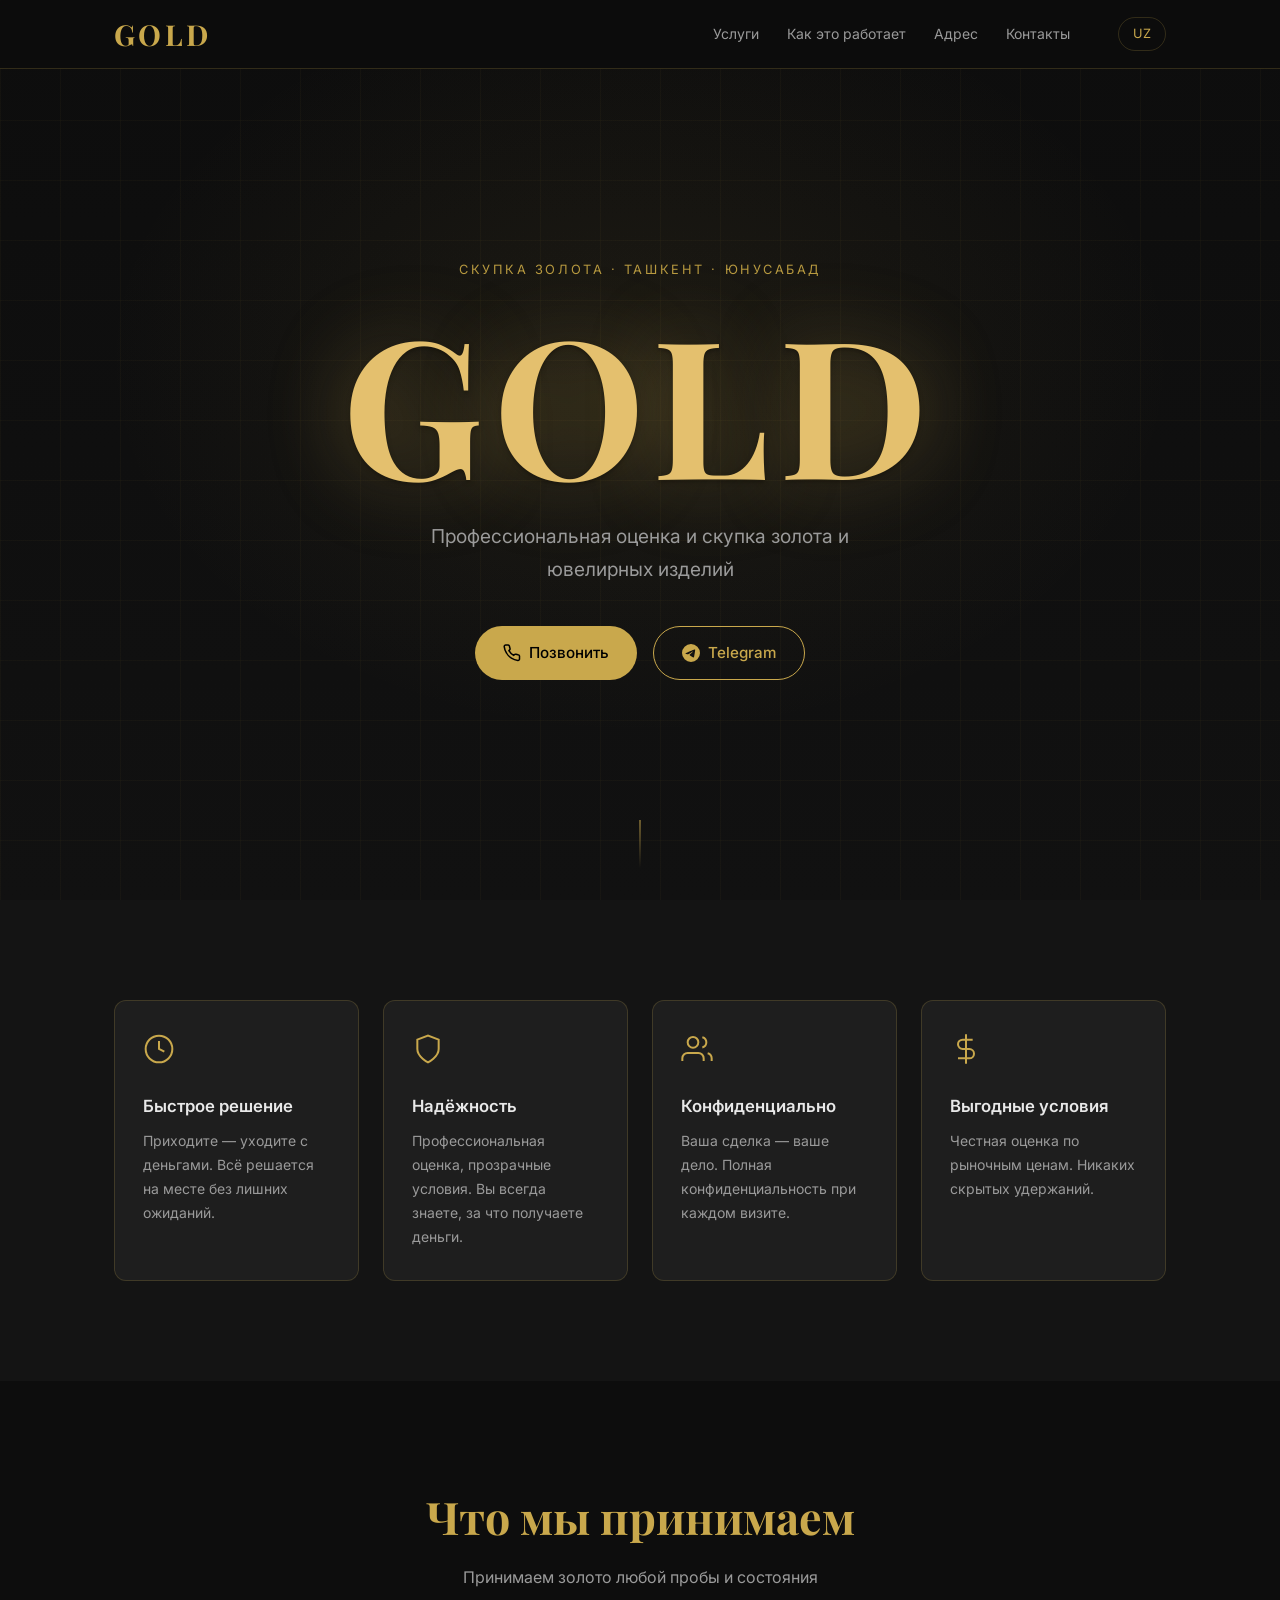
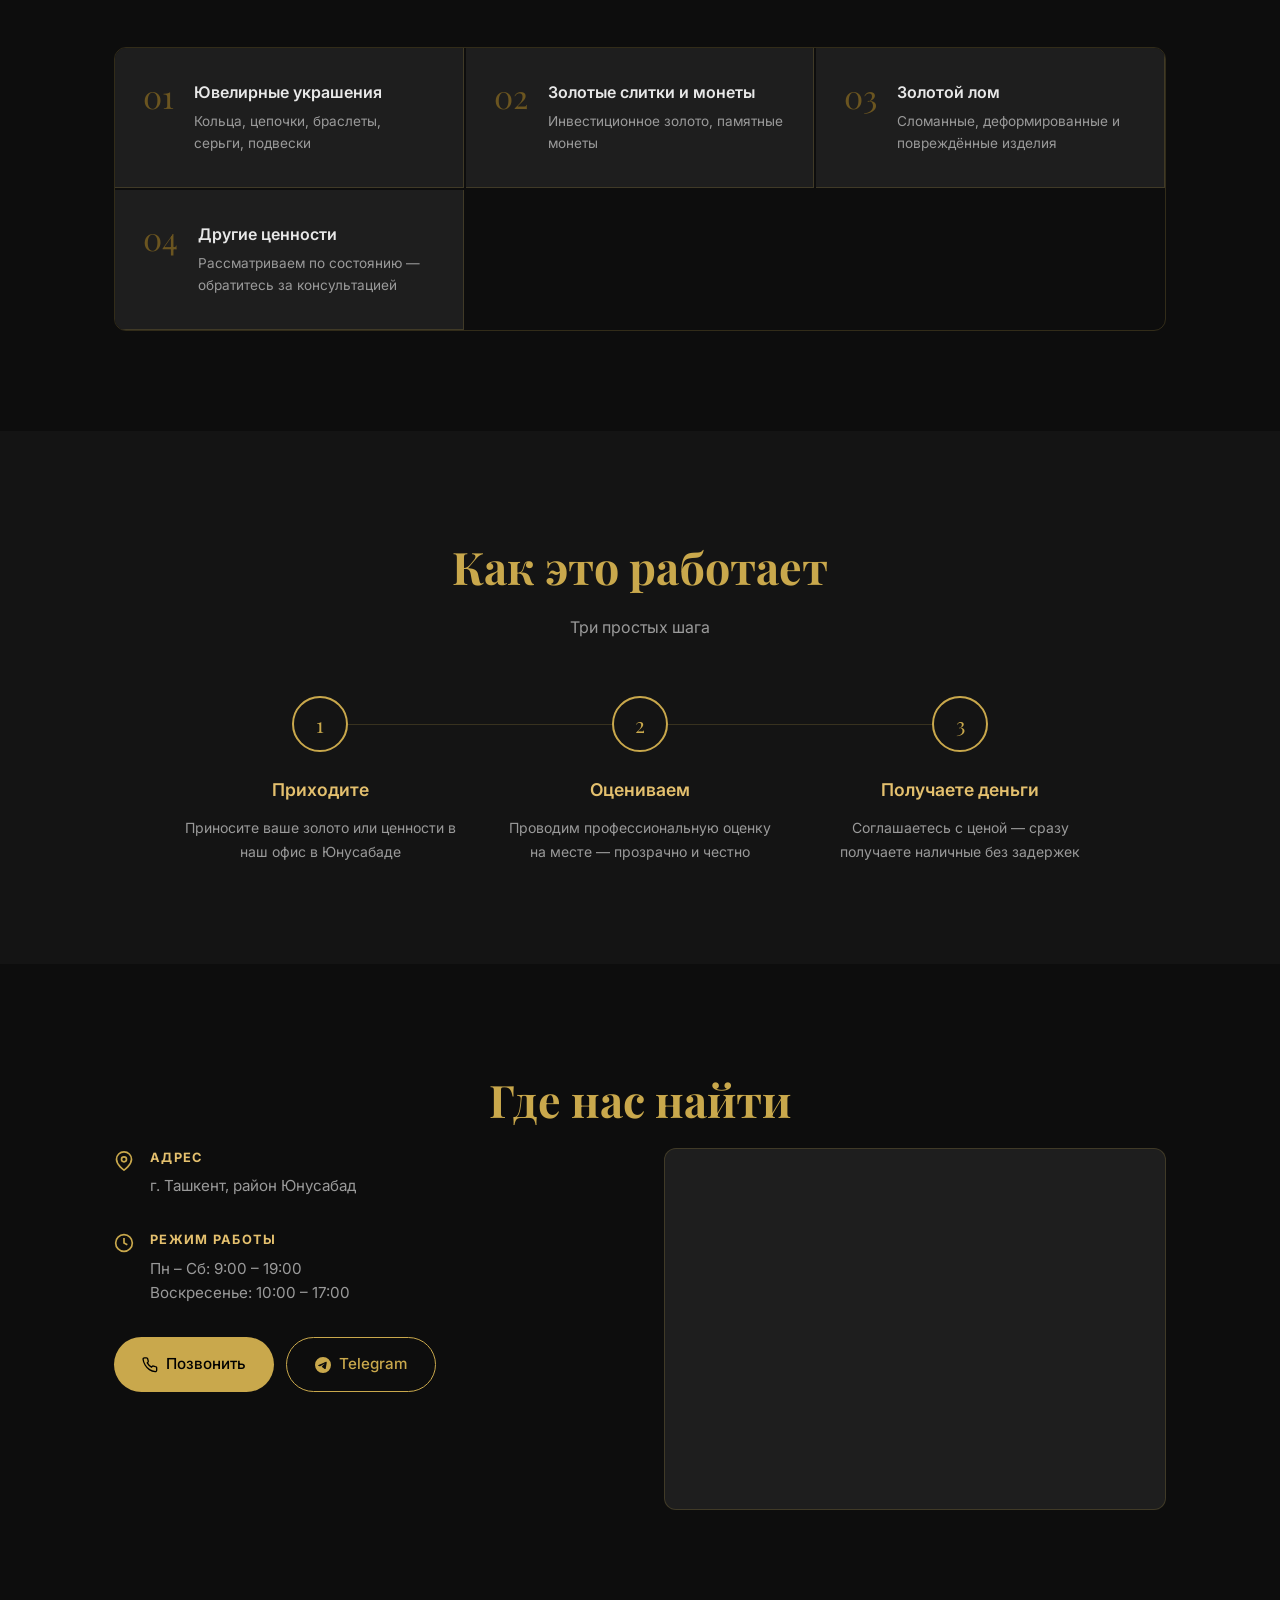
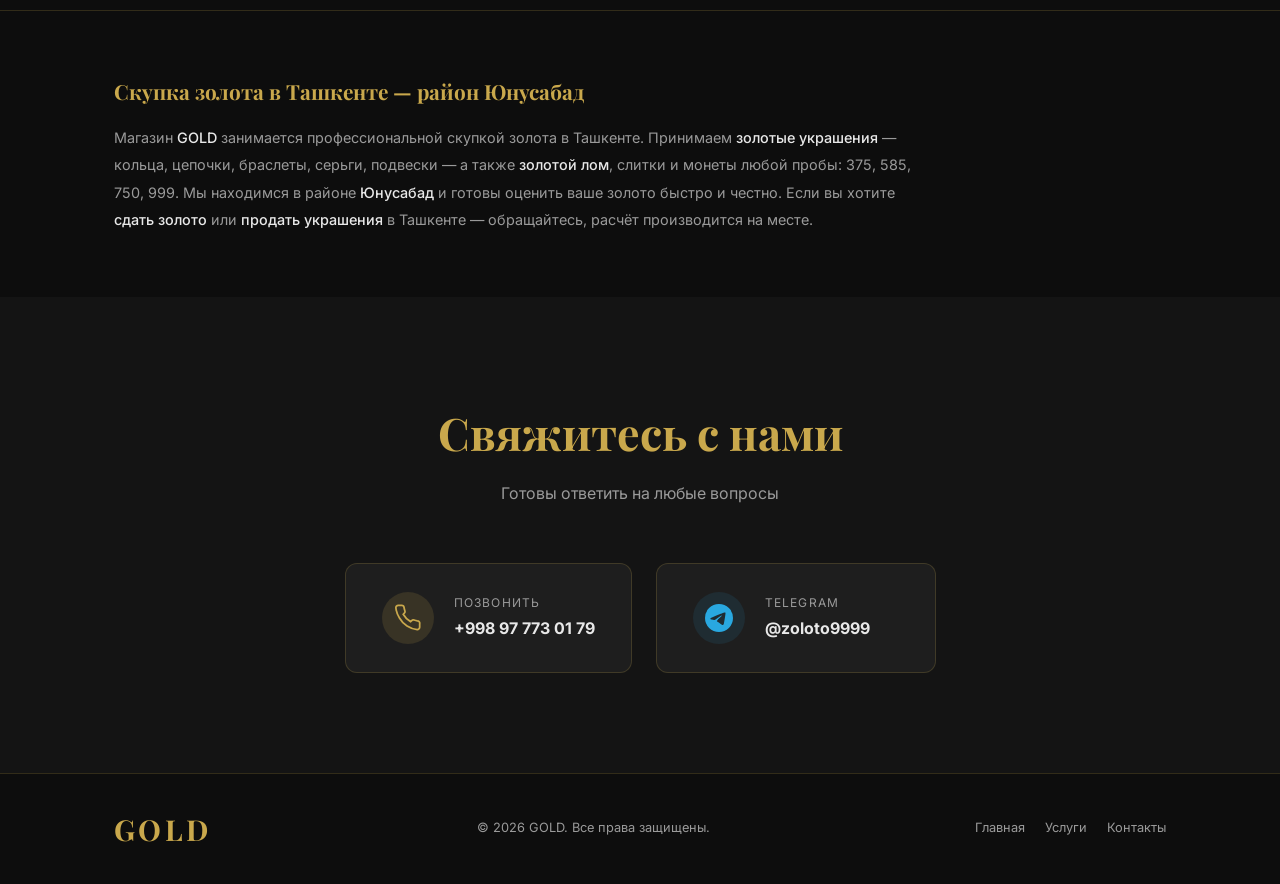
<file: index.html>
<!DOCTYPE html>
<html lang="ru">
  <head>
    <meta charset="UTF-8" />
    <meta name="google-site-verification" content="9cO1hxmYUrwSfOWgJHuCOlQyl7TktkCasWq0yD0Tc5g" />
    <meta name="viewport" content="width=device-width, initial-scale=1.0" />

    <!-- SEO: заполняется из config через JS после загрузки -->
    <title>GOLD — Скупка золота в Ташкенте | Юнусабад</title>
    <meta
      name="description"
      content="Скупка золота в Ташкенте, район Юнусабад. Принимаем золотые украшения, кольца, цепочки, браслеты, лом золота 375–999 пробы. Быстрая оценка, расчёт на месте. Звоните: +998 97 773 01 79"
    />
    <meta
      name="keywords"
      content="скупка золота Ташкент, сдать золото Ташкент, продать золото Ташкент, скупка золота Юнусабад, скупка ювелирных украшений, скупка золотых колец цепочек браслетов, скупка лома золота, оценка золота Ташкент, скупка золота 585 750 375, продать украшения Ташкент"
    />
    <meta
      name="keywords"
      lang="uz"
      content="Toshkentda oltin qabul, oltin sotish Toshkent, Yunusobodda oltin qabul, zargarlik buyumlari qabul, oltin baholash Toshkent"
    />
    <meta name="robots" content="index, follow" />
    <link rel="canonical" href="https://gold-tashkent.uz/" />

    <!-- Open Graph -->
    <meta property="og:type" content="website" />
    <meta property="og:url" content="https://gold-tashkent.uz/" />
    <meta property="og:title" content="GOLD — Скупка золота в Ташкенте" />
    <meta
      property="og:description"
      content="Профессиональная скупка золота и ювелирных изделий в Ташкенте, район Юнусабад."
    />
    <meta property="og:locale" content="ru_UZ" />
    <meta property="og:locale:alternate" content="uz_UZ" />

    <!-- Yandex -->
    <meta name="yandex-verification" content="" />
    <meta
      name="yandex:region"
      content="Ташкент, Узбекистан, район Юнусабад"
    />

    <!-- JSON-LD: LocalBusiness -->
    <script type="application/ld+json" id="json-ld-local"></script>

    <!-- Fonts -->
    <link rel="preconnect" href="https://fonts.googleapis.com" />
    <link rel="preconnect" href="https://fonts.gstatic.com" crossorigin />
    <link
      href="https://fonts.googleapis.com/css2?family=Playfair+Display:wght@700&family=Inter:wght@400;500;600&display=swap&display=swap"
      rel="stylesheet"
      media="print"
      onload="this.media='all'"
    />
    <noscript>
      <link href="https://fonts.googleapis.com/css2?family=Playfair+Display:wght@700&family=Inter:wght@400;500;600&display=swap" rel="stylesheet" />
    </noscript>

    <link rel="stylesheet" href="style.css" />
  </head>

  <body>
    <!-- HEADER -->
    <header class="header">
      <div class="container header__inner">
        <div class="logo">GOLD</div>
        <nav class="nav">
          <a href="#services" class="nav__link" data-ru="Услуги" data-uz="Xizmatlar">Услуги</a>
          <a href="#how" class="nav__link" data-ru="Как это работает" data-uz="Qanday ishlaydi">Как это работает</a>
          <a href="#location" class="nav__link" data-ru="Адрес" data-uz="Manzil">Адрес</a>
          <a href="#contact" class="nav__link" data-ru="Контакты" data-uz="Aloqa">Контакты</a>
        </nav>
        <button class="lang-toggle" id="langToggle" aria-label="Сменить язык">
          <span id="langLabel">UZ</span>
        </button>
        <button class="burger" id="burger" aria-label="Меню">
          <span></span><span></span><span></span>
        </button>
      </div>
      <!-- mobile nav -->
      <div class="mobile-nav" id="mobileNav">
        <a href="#services" class="mobile-nav__link" data-ru="Услуги" data-uz="Xizmatlar">Услуги</a>
        <a href="#how" class="mobile-nav__link" data-ru="Как это работает" data-uz="Qanday ishlaydi">Как это работает</a>
        <a href="#location" class="mobile-nav__link" data-ru="Адрес" data-uz="Manzil">Адрес</a>
        <a href="#contact" class="mobile-nav__link" data-ru="Контакты" data-uz="Aloqa">Контакты</a>
      </div>
    </header>

    <main id="main-content">

    <!-- HERO -->
    <section class="hero" id="hero">
      <div class="hero__bg"></div>
      <div class="container hero__content">
        <p class="hero__label" data-ru="Скупка золота · Ташкент · Юнусабад" data-uz="Oltin qabul · Toshkent · Yunusobod">
          Скупка золота · Ташкент · Юнусабад
        </p>
        <h1 class="hero__title">GOLD</h1>
        <p class="hero__sub" data-ru="Профессиональная оценка и скупка золота и ювелирных изделий" data-uz="Professional oltin va zargarlik buyumlarini baholash va qabul qilish">
          Профессиональная оценка и скупка золота и ювелирных изделий
        </p>
        <div class="hero__cta">
          <a href="#" class="btn btn--gold" id="heroPhone">
            <svg width="18" height="18" viewBox="0 0 24 24" fill="none" stroke="currentColor" stroke-width="2"><path d="M22 16.92v3a2 2 0 0 1-2.18 2 19.79 19.79 0 0 1-8.63-3.07A19.5 19.5 0 0 1 4.69 12 19.79 19.79 0 0 1 1.61 3.4 2 2 0 0 1 3.6 1.21h3a2 2 0 0 1 2 1.72c.127.96.361 1.903.7 2.81a2 2 0 0 1-.45 2.11L7.91 8.82a16 16 0 0 0 6.29 6.29l.95-.94a2 2 0 0 1 2.11-.45c.907.339 1.85.573 2.81.7A2 2 0 0 1 22 16.92z"/></svg>
            <span data-ru="Позвонить" data-uz="Qo'ng'iroq qilish">Позвонить</span>
          </a>
          <a href="#" class="btn btn--outline" id="heroTelegram" target="_blank" rel="noopener">
            <svg width="18" height="18" viewBox="0 0 24 24" fill="currentColor"><path d="M11.944 0A12 12 0 0 0 0 12a12 12 0 0 0 12 12 12 12 0 0 0 12-12A12 12 0 0 0 12 0a12 12 0 0 0-.056 0zm4.962 7.224c.1-.002.321.023.465.14a.506.506 0 0 1 .171.325c.016.093.036.306.02.472-.18 1.898-.962 6.502-1.36 8.627-.168.9-.499 1.201-.82 1.23-.696.065-1.225-.46-1.9-.902-1.056-.693-1.653-1.124-2.678-1.8-1.185-.78-.417-1.21.258-1.91.177-.184 3.247-2.977 3.307-3.23.007-.032.014-.15-.056-.212s-.174-.041-.249-.024c-.106.024-1.793 1.14-5.061 3.345-.48.33-.913.49-1.302.48-.428-.008-1.252-.241-1.865-.44-.752-.245-1.349-.374-1.297-.789.027-.216.325-.437.893-.663 3.498-1.524 5.83-2.529 6.998-3.014 3.332-1.386 4.025-1.627 4.476-1.635z"/></svg>
            Telegram
          </a>
        </div>
      </div>
      <div class="hero__scroll">
        <span></span>
      </div>
    </section>

    <!-- ADVANTAGES -->
    <section class="advantages" id="advantages" aria-labelledby="advantages-title">
      <div class="container">
        <h2 id="advantages-title" class="visually-hidden" data-ru="Наши преимущества" data-uz="Bizning afzalliklarimiz">Наши преимущества</h2>
        <div class="advantages__grid">
          <div class="advantage-card">
            <div class="advantage-card__icon">
              <svg width="32" height="32" viewBox="0 0 24 24" fill="none" stroke="currentColor" stroke-width="1.5"><circle cx="12" cy="12" r="10"/><polyline points="12 6 12 12 16 14"/></svg>
            </div>
            <h3 data-ru="Быстрое решение" data-uz="Tez hal qilish">Быстрое решение</h3>
            <p data-ru="Приходите — уходите с деньгами. Всё решается на месте без лишних ожиданий." data-uz="Kelib, pul bilan ketasiz. Hamma narsa o'sha yerda hal qilinadi.">
              Приходите — уходите с деньгами. Всё решается на месте без лишних ожиданий.
            </p>
          </div>
          <div class="advantage-card">
            <div class="advantage-card__icon">
              <svg width="32" height="32" viewBox="0 0 24 24" fill="none" stroke="currentColor" stroke-width="1.5"><path d="M12 22s8-4 8-10V5l-8-3-8 3v7c0 6 8 10 8 10z"/></svg>
            </div>
            <h3 data-ru="Надёжность" data-uz="Ishonchlilik">Надёжность</h3>
            <p data-ru="Профессиональная оценка, прозрачные условия. Вы всегда знаете, за что получаете деньги." data-uz="Professional baholash, shaffof shartlar. Siz doim nima uchun pul olayotganingizni bilasiz.">
              Профессиональная оценка, прозрачные условия. Вы всегда знаете, за что получаете деньги.
            </p>
          </div>
          <div class="advantage-card">
            <div class="advantage-card__icon">
              <svg width="32" height="32" viewBox="0 0 24 24" fill="none" stroke="currentColor" stroke-width="1.5"><path d="M17 21v-2a4 4 0 0 0-4-4H5a4 4 0 0 0-4 4v2"/><circle cx="9" cy="7" r="4"/><path d="M23 21v-2a4 4 0 0 0-3-3.87"/><path d="M16 3.13a4 4 0 0 1 0 7.75"/></svg>
            </div>
            <h3 data-ru="Конфиденциально" data-uz="Maxfiylik">Конфиденциально</h3>
            <p data-ru="Ваша сделка — ваше дело. Полная конфиденциальность при каждом визите." data-uz="Sizning bitimingiz — sizning ishingiz. Har bir tashrif chog'ida to'liq maxfiylik.">
              Ваша сделка — ваше дело. Полная конфиденциальность при каждом визите.
            </p>
          </div>
          <div class="advantage-card">
            <div class="advantage-card__icon">
              <svg width="32" height="32" viewBox="0 0 24 24" fill="none" stroke="currentColor" stroke-width="1.5"><line x1="12" y1="1" x2="12" y2="23"/><path d="M17 5H9.5a3.5 3.5 0 0 0 0 7h5a3.5 3.5 0 0 1 0 7H6"/></svg>
            </div>
            <h3 data-ru="Выгодные условия" data-uz="Qulay shartlar">Выгодные условия</h3>
            <p data-ru="Честная оценка по рыночным ценам. Никаких скрытых удержаний." data-uz="Bozor narxlari bo'yicha adolatli baholash. Hech qanday yashirin ushlab qolishlar yo'q.">
              Честная оценка по рыночным ценам. Никаких скрытых удержаний.
            </p>
          </div>
        </div>
      </div>
    </section>

    <!-- SERVICES -->
    <section class="services" id="services">
      <div class="container">
        <h2 class="section-title" data-ru="Что мы принимаем" data-uz="Biz nima qabul qilamiz">Что мы принимаем</h2>
        <p class="section-sub" data-ru="Принимаем золото любой пробы и состояния" data-uz="Istalgan namuna va holatdagi oltinni qabul qilamiz">
          Принимаем золото любой пробы и состояния
        </p>
        <div class="services__grid">
          <div class="service-item">
            <span class="service-item__num" aria-hidden="true">01</span>
            <div>
              <h3 data-ru="Ювелирные украшения" data-uz="Zargarlik buyumlari">Ювелирные украшения</h3>
              <p data-ru="Кольца, цепочки, браслеты, серьги, подвески" data-uz="Uzuklar, zanjirlar, bilaguzuklar, isirg'alar, kuloychalar">Кольца, цепочки, браслеты, серьги, подвески</p>
            </div>
          </div>
          <div class="service-item">
            <span class="service-item__num" aria-hidden="true">02</span>
            <div>
              <h3 data-ru="Золотые слитки и монеты" data-uz="Oltin qo'yma va tangalar">Золотые слитки и монеты</h3>
              <p data-ru="Инвестиционное золото, памятные монеты" data-uz="Investitsion oltin, yodgorlik tangalar">Инвестиционное золото, памятные монеты</p>
            </div>
          </div>
          <div class="service-item">
            <span class="service-item__num" aria-hidden="true">03</span>
            <div>
              <h3 data-ru="Золотой лом" data-uz="Oltin chiqindilari">Золотой лом</h3>
              <p data-ru="Сломанные, деформированные и повреждённые изделия" data-uz="Singan, deformatsiyalangan va shikastlangan buyumlar">Сломанные, деформированные и повреждённые изделия</p>
            </div>
          </div>
          <div class="service-item">
            <span class="service-item__num" aria-hidden="true">04</span>
            <div>
              <h3 data-ru="Другие ценности" data-uz="Boshqa qimmatbaho narsalar">Другие ценности</h3>
              <p data-ru="Рассматриваем по состоянию — обратитесь за консультацией" data-uz="Holatiga qarab ko'rib chiqamiz — maslahat uchun murojaat qiling">Рассматриваем по состоянию — обратитесь за консультацией</p>
            </div>
          </div>
        </div>
      </div>
    </section>

    <!-- HOW IT WORKS -->
    <section class="how" id="how">
      <div class="container">
        <h2 class="section-title" data-ru="Как это работает" data-uz="Bu qanday ishlaydi">Как это работает</h2>
        <p class="section-sub" data-ru="Три простых шага" data-uz="Uch oddiy qadam">Три простых шага</p>
        <div class="steps">
          <div class="step">
            <div class="step__circle">1</div>
            <div class="step__line"></div>
            <h3 data-ru="Приходите" data-uz="Kelib tashrif buyuring">Приходите</h3>
            <p data-ru="Приносите ваше золото или ценности в наш офис в Юнусабаде" data-uz="Oltiningiz yoki qimmatbaho narsalaringizni Yunusoboddiagi ofisimizga olib keling">
              Приносите ваше золото или ценности в наш офис в Юнусабаде
            </p>
          </div>
          <div class="step">
            <div class="step__circle">2</div>
            <div class="step__line"></div>
            <h3 data-ru="Оцениваем" data-uz="Baholaymiz">Оцениваем</h3>
            <p data-ru="Проводим профессиональную оценку на месте — прозрачно и честно" data-uz="O'sha yerda professional baholashni o'tkazamiz — shaffof va adolatli">
              Проводим профессиональную оценку на месте — прозрачно и честно
            </p>
          </div>
          <div class="step">
            <div class="step__circle">3</div>
            <h3 data-ru="Получаете деньги" data-uz="Pul olasiz">Получаете деньги</h3>
            <p data-ru="Соглашаетесь с ценой — сразу получаете наличные без задержек" data-uz="Narxga rozisiz — kechiktirmasdan darhol naqd pul olasiz">
              Соглашаетесь с ценой — сразу получаете наличные без задержек
            </p>
          </div>
        </div>
      </div>
    </section>

    <!-- LOCATION -->
    <section class="location" id="location">
      <div class="container">
        <h2 class="section-title" data-ru="Где нас найти" data-uz="Bizni qayerda topish mumkin">Где нас найти</h2>
        <div class="location__inner">
          <div class="location__info">
            <div class="location__item">
              <svg width="20" height="20" viewBox="0 0 24 24" fill="none" stroke="currentColor" stroke-width="2"><path d="M21 10c0 7-9 13-9 13s-9-6-9-13a9 9 0 0 1 18 0z"/><circle cx="12" cy="10" r="3"/></svg>
              <div>
                <strong data-ru="Адрес" data-uz="Manzil">Адрес</strong>
                <p id="address" data-ru="г. Ташкент, район Юнусабад" data-uz="Toshkent shahar, Yunusobod tumani">г. Ташкент, район Юнусабад</p>
                <p id="landmark" class="landmark"></p>
              </div>
            </div>
            <div class="location__item">
              <svg width="20" height="20" viewBox="0 0 24 24" fill="none" stroke="currentColor" stroke-width="2"><circle cx="12" cy="12" r="10"/><polyline points="12 6 12 12 16 14"/></svg>
              <div>
                <strong data-ru="Режим работы" data-uz="Ish vaqti">Режим работы</strong>
                <p id="hoursWeekdays"></p>
                <p id="hoursWeekend"></p>
              </div>
            </div>
            <div class="location__actions">
              <a href="#" class="btn btn--gold" id="callBtn">
                <svg width="16" height="16" viewBox="0 0 24 24" fill="none" stroke="currentColor" stroke-width="2"><path d="M22 16.92v3a2 2 0 0 1-2.18 2 19.79 19.79 0 0 1-8.63-3.07A19.5 19.5 0 0 1 4.69 12 19.79 19.79 0 0 1 1.61 3.4 2 2 0 0 1 3.6 1.21h3a2 2 0 0 1 2 1.72c.127.96.361 1.903.7 2.81a2 2 0 0 1-.45 2.11L7.91 8.82a16 16 0 0 0 6.29 6.29l.95-.94a2 2 0 0 1 2.11-.45c.907.339 1.85.573 2.81.7A2 2 0 0 1 22 16.92z"/></svg>
                <span data-ru="Позвонить" data-uz="Qo'ng'iroq">Позвонить</span>
              </a>
              <a href="#" class="btn btn--outline" id="tgBtn" target="_blank" rel="noopener">
                <svg width="16" height="16" viewBox="0 0 24 24" fill="currentColor"><path d="M11.944 0A12 12 0 0 0 0 12a12 12 0 0 0 12 12 12 12 0 0 0 12-12A12 12 0 0 0 12 0a12 12 0 0 0-.056 0zm4.962 7.224c.1-.002.321.023.465.14a.506.506 0 0 1 .171.325c.016.093.036.306.02.472-.18 1.898-.962 6.502-1.36 8.627-.168.9-.499 1.201-.82 1.23-.696.065-1.225-.46-1.9-.902-1.056-.693-1.653-1.124-2.678-1.8-1.185-.78-.417-1.21.258-1.91.177-.184 3.247-2.977 3.307-3.23.007-.032.014-.15-.056-.212s-.174-.041-.249-.024c-.106.024-1.793 1.14-5.061 3.345-.48.33-.913.49-1.302.48-.428-.008-1.252-.241-1.865-.44-.752-.245-1.349-.374-1.297-.789.027-.216.325-.437.893-.663 3.498-1.524 5.83-2.529 6.998-3.014 3.332-1.386 4.025-1.627 4.476-1.635z"/></svg>
                Telegram
              </a>
            </div>
          </div>
          <div class="location__map" id="mapContainer">
            <div class="map-placeholder" id="mapPlaceholder">
              <svg width="40" height="40" viewBox="0 0 24 24" fill="none" stroke="currentColor" stroke-width="1.5"><path d="M21 10c0 7-9 13-9 13s-9-6-9-13a9 9 0 0 1 18 0z"/><circle cx="12" cy="10" r="3"/></svg>
              <p data-ru="Карта появится после указания адреса" data-uz="Manzil ko'rsatilgandan so'ng xarita paydo bo'ladi">Карта появится после указания адреса</p>
            </div>
          </div>
        </div>
      </div>
    </section>

    <!-- SEO TEXT -->
    <section class="seo-text" aria-label="О нас">
      <div class="container">
        <div class="seo-text__block" id="seoTextRu">
          <h2>Скупка золота в Ташкенте — район Юнусабад</h2>
          <p>
            Магазин <strong>GOLD</strong> занимается профессиональной скупкой золота в Ташкенте.
            Принимаем <strong>золотые украшения</strong> — кольца, цепочки, браслеты, серьги, подвески —
            а также <strong>золотой лом</strong>, слитки и монеты любой пробы: 375, 585, 750, 999.
            Мы находимся в районе <strong>Юнусабад</strong> и готовы оценить ваше золото быстро и честно.
            Если вы хотите <strong>сдать золото</strong> или <strong>продать украшения</strong> в Ташкенте —
            обращайтесь, расчёт производится на месте.
          </p>
        </div>
        <div class="seo-text__block" id="seoTextUz" style="display:none">
          <h2>Toshkentda oltin qabul — Yunusobod tumani</h2>
          <p>
            <strong>GOLD</strong> do'koni Toshkentda professional oltin qabul qilish bilan shug'ullanadi.
            Biz <strong>zargarlik buyumlari</strong> — uzuklar, zanjirlar, bilaguzuklar, isirg'alar —
            shuningdek <strong>oltin chiqit</strong>, qo'yma va tangalarni istalgan namunada qabul qilamiz:
            375, 585, 750, 999. Biz <strong>Yunusobod</strong> tumanida joylashganmiz va oltiningizni
            tez va adolatli baholashga tayyormiz. Agar <strong>oltin sotmoqchi</strong> yoki
            <strong>zargarlik buyumlarini topshirmoqchi</strong> bo'lsangiz — murojaat qiling,
            hisob-kitob o'sha yerda amalga oshiriladi.
          </p>
        </div>
      </div>
    </section>

    <!-- CONTACT -->
    <section class="contact" id="contact">
      <div class="container">
        <h2 class="section-title" data-ru="Свяжитесь с нами" data-uz="Biz bilan bog'laning">Свяжитесь с нами</h2>
        <p class="section-sub" data-ru="Готовы ответить на любые вопросы" data-uz="Har qanday savolga javob berishga tayyormiz">Готовы ответить на любые вопросы</p>
        <div class="contact__cards">
          <a href="#" class="contact-card" id="contactPhone">
            <div class="contact-card__icon">
              <svg width="28" height="28" viewBox="0 0 24 24" fill="none" stroke="currentColor" stroke-width="1.5"><path d="M22 16.92v3a2 2 0 0 1-2.18 2 19.79 19.79 0 0 1-8.63-3.07A19.5 19.5 0 0 1 4.69 12 19.79 19.79 0 0 1 1.61 3.4 2 2 0 0 1 3.6 1.21h3a2 2 0 0 1 2 1.72c.127.96.361 1.903.7 2.81a2 2 0 0 1-.45 2.11L7.91 8.82a16 16 0 0 0 6.29 6.29l.95-.94a2 2 0 0 1 2.11-.45c.907.339 1.85.573 2.81.7A2 2 0 0 1 22 16.92z"/></svg>
            </div>
            <div>
              <span data-ru="Позвонить" data-uz="Qo'ng'iroq">Позвонить</span>
              <strong id="phoneDisplay"></strong>
            </div>
          </a>
          <a href="#" class="contact-card contact-card--tg" id="contactTelegram" target="_blank" rel="noopener">
            <div class="contact-card__icon">
              <svg width="28" height="28" viewBox="0 0 24 24" fill="currentColor"><path d="M11.944 0A12 12 0 0 0 0 12a12 12 0 0 0 12 12 12 12 0 0 0 12-12A12 12 0 0 0 12 0a12 12 0 0 0-.056 0zm4.962 7.224c.1-.002.321.023.465.14a.506.506 0 0 1 .171.325c.016.093.036.306.02.472-.18 1.898-.962 6.502-1.36 8.627-.168.9-.499 1.201-.82 1.23-.696.065-1.225-.46-1.9-.902-1.056-.693-1.653-1.124-2.678-1.8-1.185-.78-.417-1.21.258-1.91.177-.184 3.247-2.977 3.307-3.23.007-.032.014-.15-.056-.212s-.174-.041-.249-.024c-.106.024-1.793 1.14-5.061 3.345-.48.33-.913.49-1.302.48-.428-.008-1.252-.241-1.865-.44-.752-.245-1.349-.374-1.297-.789.027-.216.325-.437.893-.663 3.498-1.524 5.83-2.529 6.998-3.014 3.332-1.386 4.025-1.627 4.476-1.635z"/></svg>
            </div>
            <div>
              <span>Telegram</span>
              <strong id="telegramDisplay"></strong>
            </div>
          </a>
        </div>
      </div>
    </section>

    </main>

    <!-- FOOTER -->
    <footer class="footer">
      <div class="container footer__inner">
        <div class="logo">GOLD</div>
        <p class="footer__copy" id="footerCopy"></p>
        <div class="footer__links">
          <a href="#hero" data-ru="Главная" data-uz="Bosh sahifa">Главная</a>
          <a href="#services" data-ru="Услуги" data-uz="Xizmatlar">Услуги</a>
          <a href="#contact" data-ru="Контакты" data-uz="Aloqa">Контакты</a>
        </div>
      </div>
    </footer>

    <!-- Floating CTA (mobile) -->
    <div class="floating-cta">
      <a href="#" class="floating-btn floating-btn--phone" id="floatPhone" aria-label="Позвонить">
        <svg width="22" height="22" viewBox="0 0 24 24" fill="none" stroke="currentColor" stroke-width="2"><path d="M22 16.92v3a2 2 0 0 1-2.18 2 19.79 19.79 0 0 1-8.63-3.07A19.5 19.5 0 0 1 4.69 12 19.79 19.79 0 0 1 1.61 3.4 2 2 0 0 1 3.6 1.21h3a2 2 0 0 1 2 1.72c.127.96.361 1.903.7 2.81a2 2 0 0 1-.45 2.11L7.91 8.82a16 16 0 0 0 6.29 6.29l.95-.94a2 2 0 0 1 2.11-.45c.907.339 1.85.573 2.81.7A2 2 0 0 1 22 16.92z"/></svg>
      </a>
      <a href="#" class="floating-btn floating-btn--tg" id="floatTg" target="_blank" rel="noopener" aria-label="Telegram">
        <svg width="22" height="22" viewBox="0 0 24 24" fill="currentColor"><path d="M11.944 0A12 12 0 0 0 0 12a12 12 0 0 0 12 12 12 12 0 0 0 12-12A12 12 0 0 0 12 0a12 12 0 0 0-.056 0zm4.962 7.224c.1-.002.321.023.465.14a.506.506 0 0 1 .171.325c.016.093.036.306.02.472-.18 1.898-.962 6.502-1.36 8.627-.168.9-.499 1.201-.82 1.23-.696.065-1.225-.46-1.9-.902-1.056-.693-1.653-1.124-2.678-1.8-1.185-.78-.417-1.21.258-1.91.177-.184 3.247-2.977 3.307-3.23.007-.032.014-.15-.056-.212s-.174-.041-.249-.024c-.106.024-1.793 1.14-5.061 3.345-.48.33-.913.49-1.302.48-.428-.008-1.252-.241-1.865-.44-.752-.245-1.349-.374-1.297-.789.027-.216.325-.437.893-.663 3.498-1.524 5.83-2.529 6.998-3.014 3.332-1.386 4.025-1.627 4.476-1.635z"/></svg>
      </a>
    </div>

    <script src="config.js" defer></script>
    <script src="main.js" defer></script>
  </body>
</html>
</file>
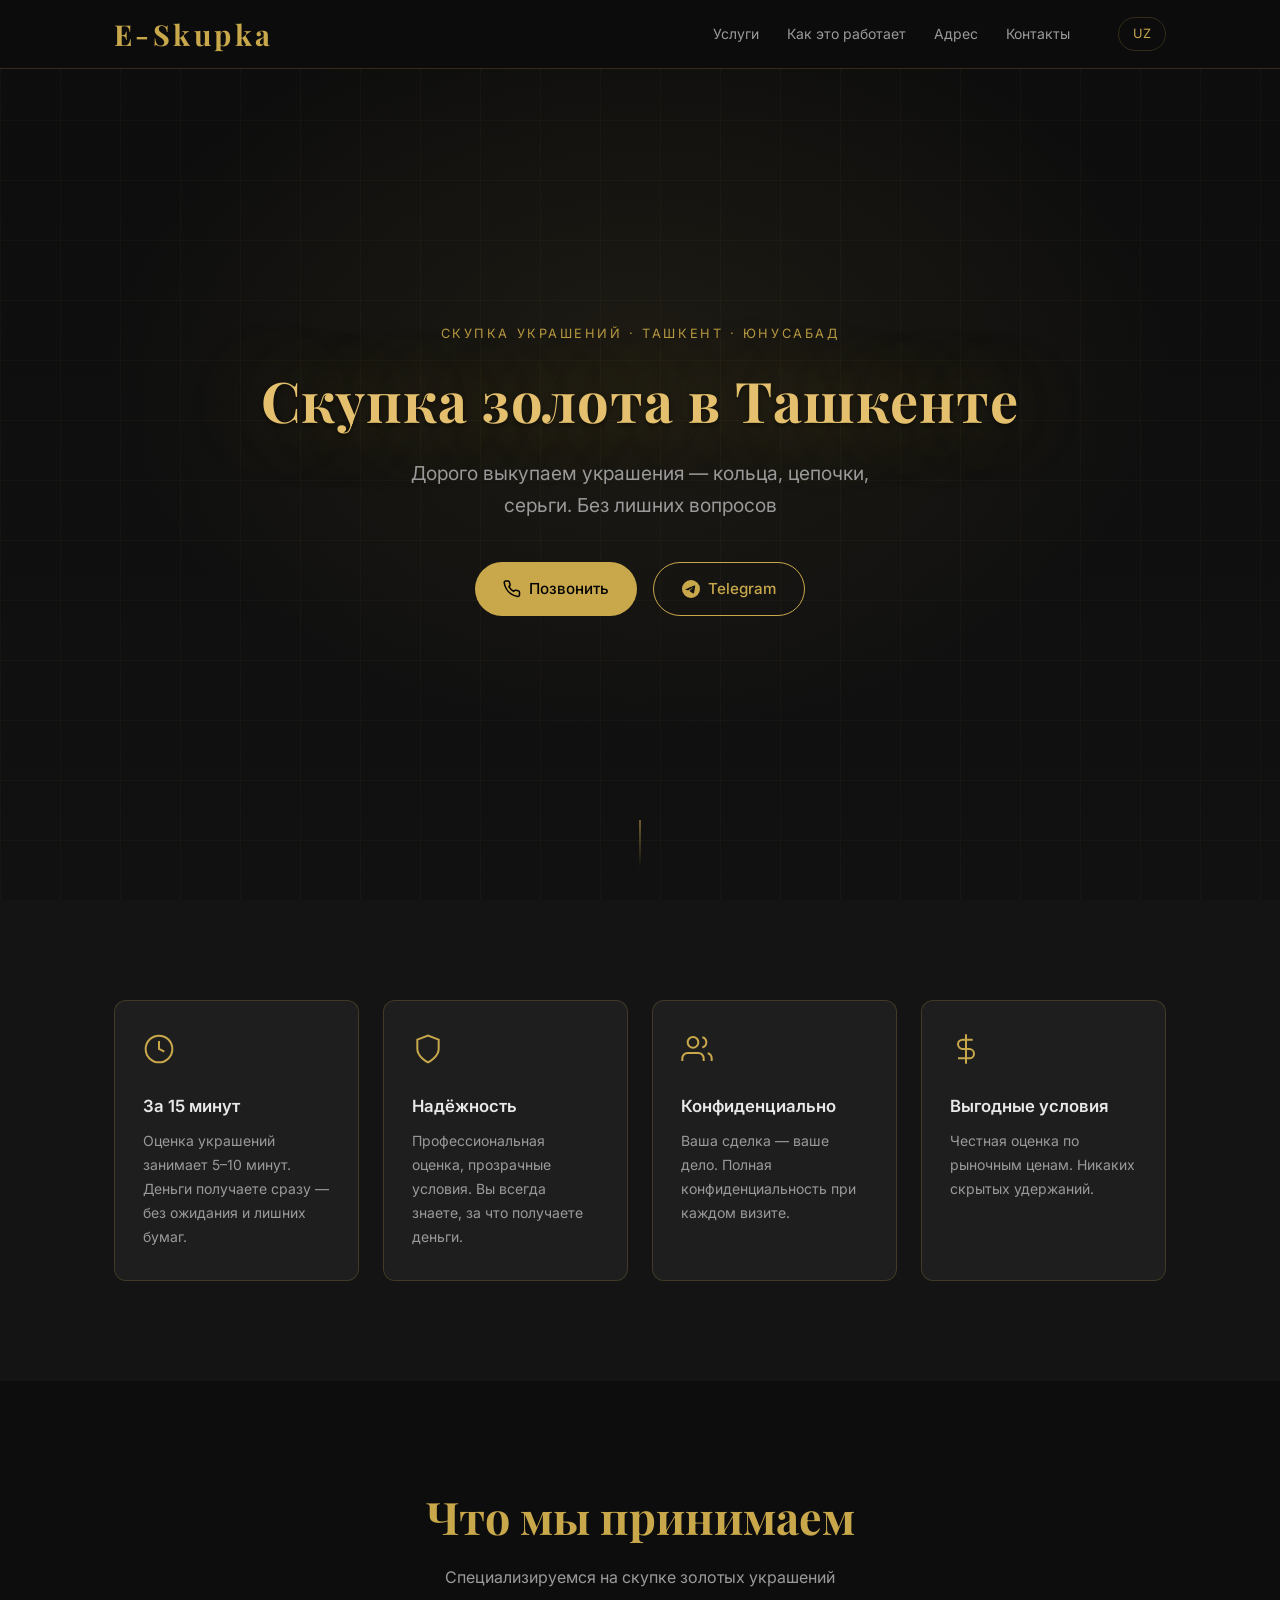
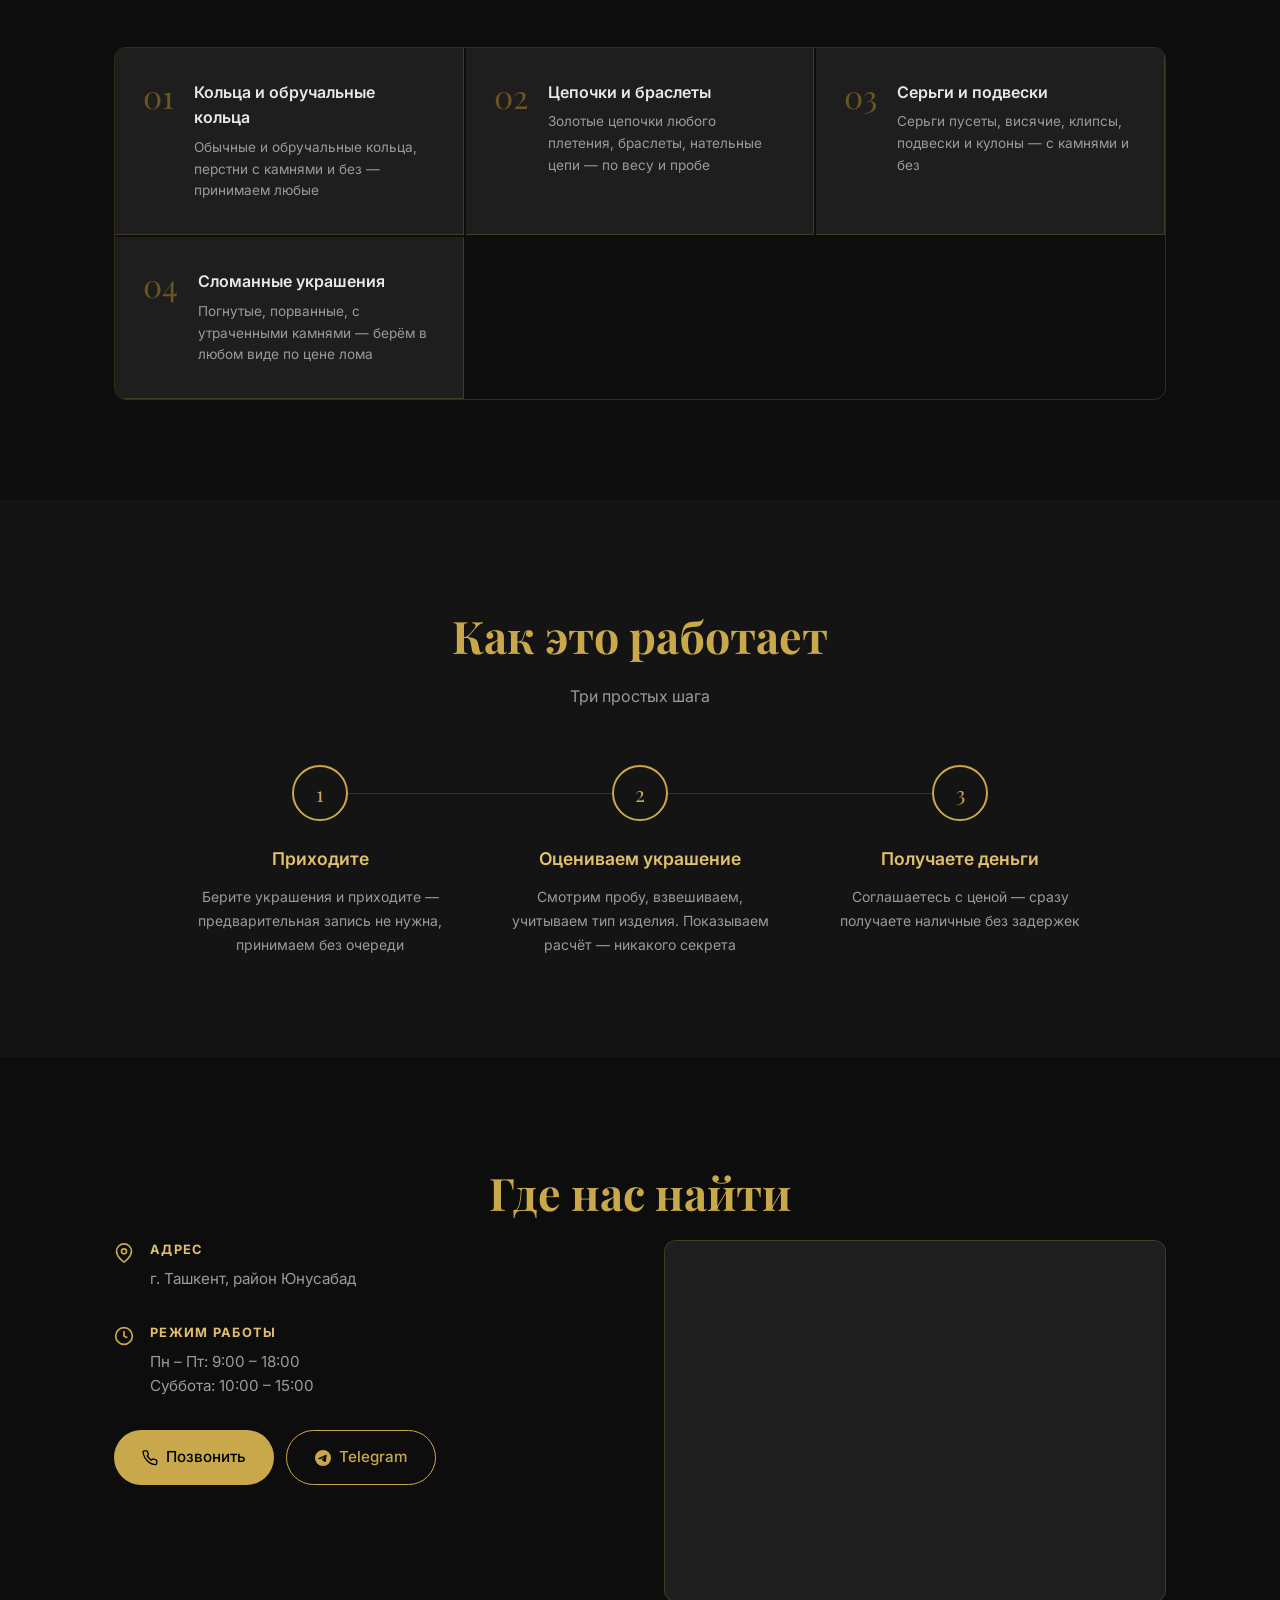
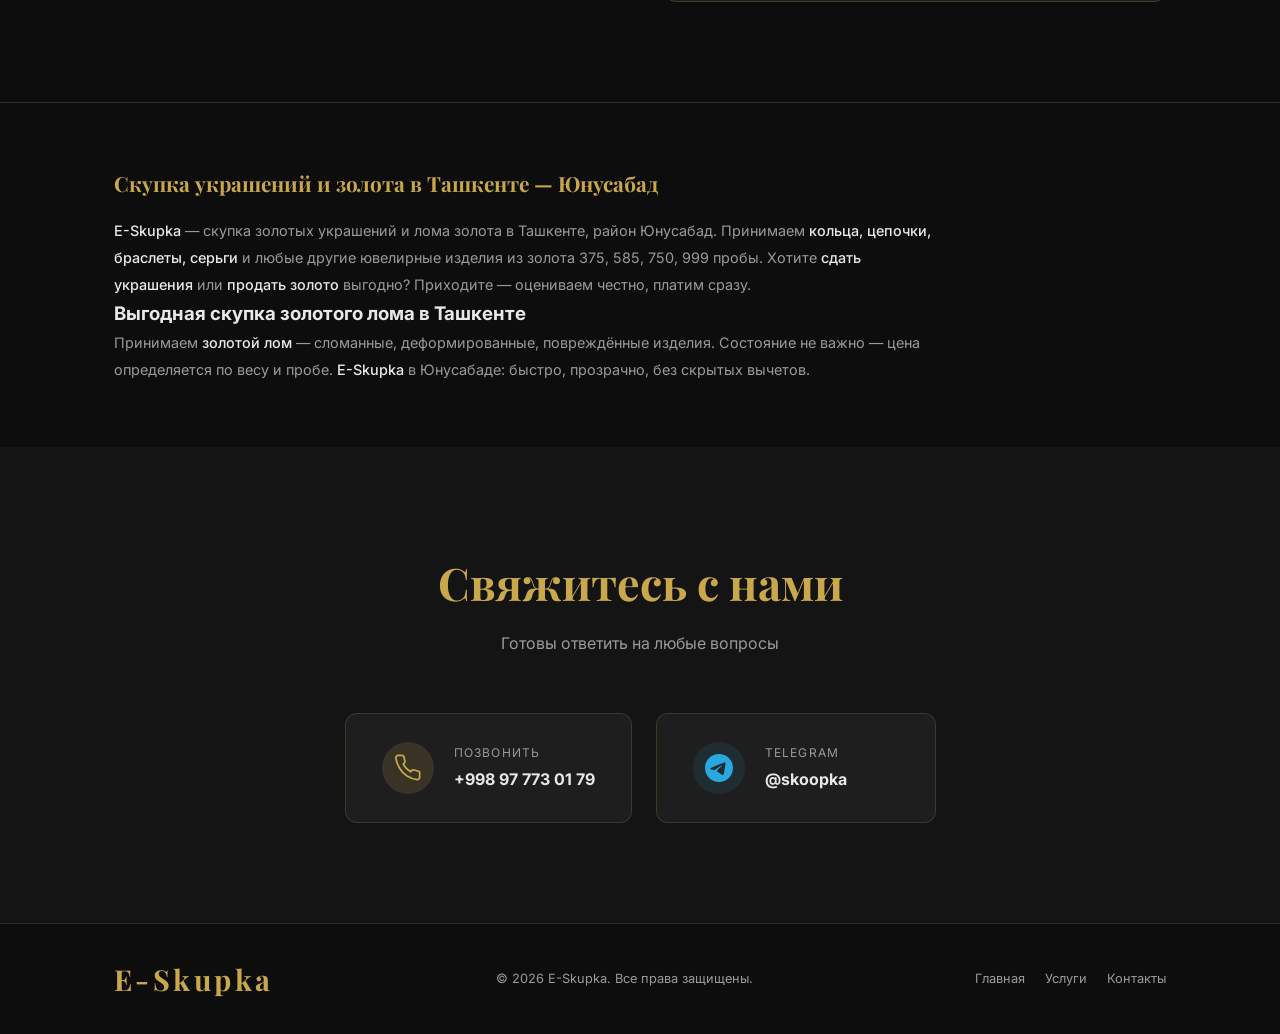
<file: eskupka/index.html>
<!DOCTYPE html>
<html lang="ru">
  <head>
    <meta charset="UTF-8" />
    <meta name="viewport" content="width=device-width, initial-scale=1.0" />

    <title>E-Skupka — Скупка украшений и золота в Ташкенте | Юнусабад</title>
    <meta
      name="description"
      content="E-Skupka — скупка золотых украшений, колец, цепочек, браслетов и лома золота в Ташкенте, район Юнусабад. Выгодные условия, расчёт на месте. Тел: +998 97 773 01 79"
    />
    <meta name="robots" content="index, follow" />
    <link rel="canonical" href="https://e-skupka.uz/" />
    <link rel="alternate" hreflang="ru" href="https://e-skupka.uz/" />
    <link rel="alternate" hreflang="uz" href="https://e-skupka.uz/" />
    <link rel="alternate" hreflang="x-default" href="https://e-skupka.uz/" />

    <!-- Open Graph -->
    <meta property="og:type" content="website" />
    <meta property="og:url" content="https://e-skupka.uz/" />
    <meta property="og:title" content="E-Skupka — Скупка украшений и золота в Ташкенте" />
    <meta property="og:description" content="Скупка золотых украшений и лома золота в Ташкенте, район Юнусабад. Выгодные условия, расчёт на месте." />
    <meta property="og:image" content="https://e-skupka.uz/og-image.jpg" />
    <meta property="og:image:width" content="1200" />
    <meta property="og:image:height" content="630" />
    <meta property="og:locale" content="ru_UZ" />
    <meta property="og:locale:alternate" content="uz_UZ" />

    <!-- Yandex -->
    <meta name="yandex:region" content="Ташкент, Узбекистан, район Юнусабад" />

    <!-- JSON-LD: LocalBusiness -->
    <script type="application/ld+json" id="json-ld-local">
{
  "@context": "https://schema.org",
  "@type": "LocalBusiness",
  "name": "E-Skupka",
  "description": "E-Skupka — выгодная скупка золотых украшений и лома золота в Ташкенте, Юнусабад",
  "url": "https://e-skupka.uz",
  "telephone": "+998977730179",
  "image": "https://e-skupka.uz/og-image.jpg",
  "logo": "https://e-skupka.uz/favicon.svg",
  "address": {
    "@type": "PostalAddress",
    "addressLocality": "Ташкент",
    "addressRegion": "Юнусабад",
    "addressCountry": "UZ"
  },
  "geo": {
    "@type": "GeoCoordinates",
    "latitude": 41.368603,
    "longitude": 69.294065
  },
  "openingHoursSpecification": [
    {
      "@type": "OpeningHoursSpecification",
      "dayOfWeek": ["Monday","Tuesday","Wednesday","Thursday","Friday"],
      "opens": "09:00",
      "closes": "18:00"
    },
    {
      "@type": "OpeningHoursSpecification",
      "dayOfWeek": ["Saturday"],
      "opens": "10:00",
      "closes": "15:00"
    }
  ],
  "priceRange": "$$",
  "currenciesAccepted": "UZS",
  "paymentAccepted": "Cash",
  "sameAs": ["https://t.me/skoopka"]
}
    </script>

    <!-- Fonts -->
    <link rel="preconnect" href="https://fonts.googleapis.com" />
    <link rel="preconnect" href="https://fonts.gstatic.com" crossorigin />
    <link
      href="https://fonts.googleapis.com/css2?family=Playfair+Display:wght@700&family=Inter:wght@400;500;600&display=swap"
      rel="stylesheet"
      media="print"
      onload="this.media='all'"
    />
    <noscript>
      <link href="https://fonts.googleapis.com/css2?family=Playfair+Display:wght@700&family=Inter:wght@400;500;600&display=swap" rel="stylesheet" />
    </noscript>

    <link rel="icon" href="favicon.svg" type="image/svg+xml" />
    <link rel="stylesheet" href="style.css" />
  </head>

  <body>
    <!-- HEADER -->
    <header class="header">
      <div class="container header__inner">
        <a href="/" class="logo">E-Skupka</a>
        <nav class="nav">
          <a href="#services" class="nav__link" data-ru="Услуги" data-uz="Xizmatlar">Услуги</a>
          <a href="#how" class="nav__link" data-ru="Как это работает" data-uz="Qanday ishlaydi">Как это работает</a>
          <a href="#location" class="nav__link" data-ru="Адрес" data-uz="Manzil">Адрес</a>
          <a href="#contact" class="nav__link" data-ru="Контакты" data-uz="Aloqa">Контакты</a>
        </nav>
        <button class="lang-toggle" id="langToggle" aria-label="Сменить язык">
          <span id="langLabel">UZ</span>
        </button>
        <button class="burger" id="burger" aria-label="Меню">
          <span></span><span></span><span></span>
        </button>
      </div>
      <div class="mobile-nav" id="mobileNav">
        <a href="#services" class="mobile-nav__link" data-ru="Услуги" data-uz="Xizmatlar">Услуги</a>
        <a href="#how" class="mobile-nav__link" data-ru="Как это работает" data-uz="Qanday ishlaydi">Как это работает</a>
        <a href="#location" class="mobile-nav__link" data-ru="Адрес" data-uz="Manzil">Адрес</a>
        <a href="#contact" class="mobile-nav__link" data-ru="Контакты" data-uz="Aloqa">Контакты</a>
      </div>
    </header>

    <main id="main-content">

    <!-- HERO -->
    <section class="hero" id="hero">
      <div class="hero__bg"></div>
      <div class="container hero__content">
        <p class="hero__label" data-ru="Скупка украшений · Ташкент · Юнусабад" data-uz="Zargarlik qabul · Toshkent · Yunusobod">
          Скупка украшений · Ташкент · Юнусабад
        </p>
        <h1 class="hero__title" data-ru="Скупка золота в Ташкенте" data-uz="Toshkentda oltin qabul">Скупка золота в Ташкенте</h1>
        <p class="hero__sub" data-ru="Дорого выкупаем украшения — кольца, цепочки, серьги. Без лишних вопросов" data-uz="Zargarlik buyumlarini qimmatga olamiz — uzuklar, zanjirlar, isirg'alar. Ortiqcha savollarsiz">
          Дорого выкупаем украшения — кольца, цепочки, серьги. Без лишних вопросов
        </p>
        <div class="hero__cta">
          <a href="#" class="btn btn--gold" id="heroPhone">
            <svg width="18" height="18" viewBox="0 0 24 24" fill="none" stroke="currentColor" stroke-width="2"><path d="M22 16.92v3a2 2 0 0 1-2.18 2 19.79 19.79 0 0 1-8.63-3.07A19.5 19.5 0 0 1 4.69 12 19.79 19.79 0 0 1 1.61 3.4 2 2 0 0 1 3.6 1.21h3a2 2 0 0 1 2 1.72c.127.96.361 1.903.7 2.81a2 2 0 0 1-.45 2.11L7.91 8.82a16 16 0 0 0 6.29 6.29l.95-.94a2 2 0 0 1 2.11-.45c.907.339 1.85.573 2.81.7A2 2 0 0 1 22 16.92z"/></svg>
            <span data-ru="Позвонить" data-uz="Qo'ng'iroq qilish">Позвонить</span>
          </a>
          <a href="#" class="btn btn--outline" id="heroTelegram" target="_blank" rel="noopener">
            <svg width="18" height="18" viewBox="0 0 24 24" fill="currentColor"><path d="M11.944 0A12 12 0 0 0 0 12a12 12 0 0 0 12 12 12 12 0 0 0 12-12A12 12 0 0 0 12 0a12 12 0 0 0-.056 0zm4.962 7.224c.1-.002.321.023.465.14a.506.506 0 0 1 .171.325c.016.093.036.306.02.472-.18 1.898-.962 6.502-1.36 8.627-.168.9-.499 1.201-.82 1.23-.696.065-1.225-.46-1.9-.902-1.056-.693-1.653-1.124-2.678-1.8-1.185-.78-.417-1.21.258-1.91.177-.184 3.247-2.977 3.307-3.23.007-.032.014-.15-.056-.212s-.174-.041-.249-.024c-.106.024-1.793 1.14-5.061 3.345-.48.33-.913.49-1.302.48-.428-.008-1.252-.241-1.865-.44-.752-.245-1.349-.374-1.297-.789.027-.216.325-.437.893-.663 3.498-1.524 5.83-2.529 6.998-3.014 3.332-1.386 4.025-1.627 4.476-1.635z"/></svg>
            Telegram
          </a>
        </div>
      </div>
      <div class="hero__scroll"><span></span></div>
    </section>

    <!-- ADVANTAGES -->
    <section class="advantages" id="advantages" aria-labelledby="advantages-title">
      <div class="container">
        <h2 id="advantages-title" class="visually-hidden" data-ru="Наши преимущества" data-uz="Bizning afzalliklarimiz">Наши преимущества</h2>
        <div class="advantages__grid">
          <div class="advantage-card">
            <div class="advantage-card__icon">
              <svg width="32" height="32" viewBox="0 0 24 24" fill="none" stroke="currentColor" stroke-width="1.5"><circle cx="12" cy="12" r="10"/><polyline points="12 6 12 12 16 14"/></svg>
            </div>
            <h3 data-ru="За 15 минут" data-uz="15 daqiqada">За 15 минут</h3>
            <p data-ru="Оценка украшений занимает 5–10 минут. Деньги получаете сразу — без ожидания и лишних бумаг." data-uz="Zargarlik buyumlarini baholash 5–10 daqiqa vaqt oladi. Pulni darhol olasiz — kutish va qog'ozsiz.">
              Оценка украшений занимает 5–10 минут. Деньги получаете сразу — без ожидания и лишних бумаг.
            </p>
          </div>
          <div class="advantage-card">
            <div class="advantage-card__icon">
              <svg width="32" height="32" viewBox="0 0 24 24" fill="none" stroke="currentColor" stroke-width="1.5"><path d="M12 22s8-4 8-10V5l-8-3-8 3v7c0 6 8 10 8 10z"/></svg>
            </div>
            <h3 data-ru="Надёжность" data-uz="Ishonchlilik">Надёжность</h3>
            <p data-ru="Профессиональная оценка, прозрачные условия. Вы всегда знаете, за что получаете деньги." data-uz="Professional baholash, shaffof shartlar. Siz doim nima uchun pul olayotganingizni bilasiz.">
              Профессиональная оценка, прозрачные условия. Вы всегда знаете, за что получаете деньги.
            </p>
          </div>
          <div class="advantage-card">
            <div class="advantage-card__icon">
              <svg width="32" height="32" viewBox="0 0 24 24" fill="none" stroke="currentColor" stroke-width="1.5"><path d="M17 21v-2a4 4 0 0 0-4-4H5a4 4 0 0 0-4 4v2"/><circle cx="9" cy="7" r="4"/><path d="M23 21v-2a4 4 0 0 0-3-3.87"/><path d="M16 3.13a4 4 0 0 1 0 7.75"/></svg>
            </div>
            <h3 data-ru="Конфиденциально" data-uz="Maxfiylik">Конфиденциально</h3>
            <p data-ru="Ваша сделка — ваше дело. Полная конфиденциальность при каждом визите." data-uz="Sizning bitimingiz — sizning ishingiz. Har bir tashrif chog'ida to'liq maxfiylik.">
              Ваша сделка — ваше дело. Полная конфиденциальность при каждом визите.
            </p>
          </div>
          <div class="advantage-card">
            <div class="advantage-card__icon">
              <svg width="32" height="32" viewBox="0 0 24 24" fill="none" stroke="currentColor" stroke-width="1.5"><line x1="12" y1="1" x2="12" y2="23"/><path d="M17 5H9.5a3.5 3.5 0 0 0 0 7h5a3.5 3.5 0 0 1 0 7H6"/></svg>
            </div>
            <h3 data-ru="Выгодные условия" data-uz="Qulay shartlar">Выгодные условия</h3>
            <p data-ru="Честная оценка по рыночным ценам. Никаких скрытых удержаний." data-uz="Bozor narxlari bo'yicha adolatli baholash. Hech qanday yashirin ushlab qolishlar yo'q.">
              Честная оценка по рыночным ценам. Никаких скрытых удержаний.
            </p>
          </div>
        </div>
      </div>
    </section>

    <!-- SERVICES -->
    <section class="services" id="services">
      <div class="container">
        <h2 class="section-title" data-ru="Что мы принимаем" data-uz="Biz nima qabul qilamiz">Что мы принимаем</h2>
        <p class="section-sub" data-ru="Специализируемся на скупке золотых украшений" data-uz="Oltin zargarlik buyumlarini qabul qilishga ixtisoslashganmiz">
          Специализируемся на скупке золотых украшений
        </p>
        <div class="services__grid">
          <div class="service-item">
            <span class="service-item__num" aria-hidden="true">01</span>
            <div>
              <h3 data-ru="Кольца и обручальные кольца" data-uz="Uzuklar va nikoh uzuklari">Кольца и обручальные кольца</h3>
              <p data-ru="Обычные и обручальные кольца, перстни с камнями и без — принимаем любые" data-uz="Oddiy va nikoh uzuklari, toshli va toshsiz uzuklar — barchasini qabul qilamiz">Обычные и обручальные кольца, перстни с камнями и без — принимаем любые</p>
            </div>
          </div>
          <div class="service-item">
            <span class="service-item__num" aria-hidden="true">02</span>
            <div>
              <h3 data-ru="Цепочки и браслеты" data-uz="Zanjirlar va bilaguzuklar">Цепочки и браслеты</h3>
              <p data-ru="Золотые цепочки любого плетения, браслеты, нательные цепи — по весу и пробе" data-uz="Istalgan o'rilishdagi oltin zanjirlar, bilaguzuklar, bo'yin zanjirlari — og'irlik va namunaga qarab">Золотые цепочки любого плетения, браслеты, нательные цепи — по весу и пробе</p>
            </div>
          </div>
          <div class="service-item">
            <span class="service-item__num" aria-hidden="true">03</span>
            <div>
              <h3 data-ru="Серьги и подвески" data-uz="Isirg'alar va kuloychalar">Серьги и подвески</h3>
              <p data-ru="Серьги пусеты, висячие, клипсы, подвески и кулоны — с камнями и без" data-uz="Bitta qismli va osiluvchi isirg'alar, kuloychalar — toshli va toshsiz">Серьги пусеты, висячие, клипсы, подвески и кулоны — с камнями и без</p>
            </div>
          </div>
          <div class="service-item">
            <span class="service-item__num" aria-hidden="true">04</span>
            <div>
              <h3 data-ru="Сломанные украшения" data-uz="Singan zargarlik buyumlari">Сломанные украшения</h3>
              <p data-ru="Погнутые, порванные, с утраченными камнями — берём в любом виде по цене лома" data-uz="Egilgan, yirtilgan, toshi yo'qolgan — istalgan holatda chiqit narxida olamiz">Погнутые, порванные, с утраченными камнями — берём в любом виде по цене лома</p>
            </div>
          </div>
        </div>
      </div>
    </section>

    <!-- HOW IT WORKS -->
    <section class="how" id="how">
      <div class="container">
        <h2 class="section-title" data-ru="Как это работает" data-uz="Bu qanday ishlaydi">Как это работает</h2>
        <p class="section-sub" data-ru="Три простых шага" data-uz="Uch oddiy qadam">Три простых шага</p>
        <div class="steps">
          <div class="step">
            <div class="step__circle">1</div>
            <div class="step__line"></div>
            <h3 data-ru="Приходите" data-uz="Kelib tashrif buyuring">Приходите</h3>
            <p data-ru="Берите украшения и приходите — предварительная запись не нужна, принимаем без очереди" data-uz="Zargarlik buyumlarni olib keling — oldindan yozilish shart emas, navbatsiz qabul qilamiz">
              Берите украшения и приходите — предварительная запись не нужна, принимаем без очереди
            </p>
          </div>
          <div class="step">
            <div class="step__circle">2</div>
            <div class="step__line"></div>
            <h3 data-ru="Оцениваем украшение" data-uz="Zargarlikni baholaymiz">Оцениваем украшение</h3>
            <p data-ru="Смотрим пробу, взвешиваем, учитываем тип изделия. Показываем расчёт — никакого секрета" data-uz="Namunasini qaraymiz, tortamiz, buyum turini hisobga olamiz. Hisobni ko'rsatamiz — hech qanday sir yo'q">
              Смотрим пробу, взвешиваем, учитываем тип изделия. Показываем расчёт — никакого секрета
            </p>
          </div>
          <div class="step">
            <div class="step__circle">3</div>
            <h3 data-ru="Получаете деньги" data-uz="Pul olasiz">Получаете деньги</h3>
            <p data-ru="Соглашаетесь с ценой — сразу получаете наличные без задержек" data-uz="Narxga rozisiz — kechiktirmasdan darhol naqd pul olasiz">
              Соглашаетесь с ценой — сразу получаете наличные без задержек
            </p>
          </div>
        </div>
      </div>
    </section>

    <!-- LOCATION -->
    <section class="location" id="location">
      <div class="container">
        <h2 class="section-title" data-ru="Где нас найти" data-uz="Bizni qayerda topish mumkin">Где нас найти</h2>
        <div class="location__inner">
          <div class="location__info">
            <div class="location__item">
              <svg width="20" height="20" viewBox="0 0 24 24" fill="none" stroke="currentColor" stroke-width="2"><path d="M21 10c0 7-9 13-9 13s-9-6-9-13a9 9 0 0 1 18 0z"/><circle cx="12" cy="10" r="3"/></svg>
              <div>
                <strong data-ru="Адрес" data-uz="Manzil">Адрес</strong>
                <p id="address" data-ru="г. Ташкент, район Юнусабад" data-uz="Toshkent shahar, Yunusobod tumani">г. Ташкент, район Юнусабад</p>
                <p id="landmark" class="landmark"></p>
              </div>
            </div>
            <div class="location__item">
              <svg width="20" height="20" viewBox="0 0 24 24" fill="none" stroke="currentColor" stroke-width="2"><circle cx="12" cy="12" r="10"/><polyline points="12 6 12 12 16 14"/></svg>
              <div>
                <strong data-ru="Режим работы" data-uz="Ish vaqti">Режим работы</strong>
                <p id="hoursWeekdays"></p>
                <p id="hoursWeekend"></p>
              </div>
            </div>
            <div class="location__actions">
              <a href="#" class="btn btn--gold" id="callBtn">
                <svg width="16" height="16" viewBox="0 0 24 24" fill="none" stroke="currentColor" stroke-width="2"><path d="M22 16.92v3a2 2 0 0 1-2.18 2 19.79 19.79 0 0 1-8.63-3.07A19.5 19.5 0 0 1 4.69 12 19.79 19.79 0 0 1 1.61 3.4 2 2 0 0 1 3.6 1.21h3a2 2 0 0 1 2 1.72c.127.96.361 1.903.7 2.81a2 2 0 0 1-.45 2.11L7.91 8.82a16 16 0 0 0 6.29 6.29l.95-.94a2 2 0 0 1 2.11-.45c.907.339 1.85.573 2.81.7A2 2 0 0 1 22 16.92z"/></svg>
                <span data-ru="Позвонить" data-uz="Qo'ng'iroq">Позвонить</span>
              </a>
              <a href="#" class="btn btn--outline" id="tgBtn" target="_blank" rel="noopener">
                <svg width="16" height="16" viewBox="0 0 24 24" fill="currentColor"><path d="M11.944 0A12 12 0 0 0 0 12a12 12 0 0 0 12 12 12 12 0 0 0 12-12A12 12 0 0 0 12 0a12 12 0 0 0-.056 0zm4.962 7.224c.1-.002.321.023.465.14a.506.506 0 0 1 .171.325c.016.093.036.306.02.472-.18 1.898-.962 6.502-1.36 8.627-.168.9-.499 1.201-.82 1.23-.696.065-1.225-.46-1.9-.902-1.056-.693-1.653-1.124-2.678-1.8-1.185-.78-.417-1.21.258-1.91.177-.184 3.247-2.977 3.307-3.23.007-.032.014-.15-.056-.212s-.174-.041-.249-.024c-.106.024-1.793 1.14-5.061 3.345-.48.33-.913.49-1.302.48-.428-.008-1.252-.241-1.865-.44-.752-.245-1.349-.374-1.297-.789.027-.216.325-.437.893-.663 3.498-1.524 5.83-2.529 6.998-3.014 3.332-1.386 4.025-1.627 4.476-1.635z"/></svg>
                Telegram
              </a>
            </div>
          </div>
          <div class="location__map" id="mapContainer">
            <div class="map-placeholder" id="mapPlaceholder">
              <svg width="40" height="40" viewBox="0 0 24 24" fill="none" stroke="currentColor" stroke-width="1.5"><path d="M21 10c0 7-9 13-9 13s-9-6-9-13a9 9 0 0 1 18 0z"/><circle cx="12" cy="10" r="3"/></svg>
              <p data-ru="Карта появится после указания адреса" data-uz="Manzil ko'rsatilgandan so'ng xarita paydo bo'ladi">Карта появится после указания адреса</p>
            </div>
          </div>
        </div>
      </div>
    </section>

    <!-- SEO TEXT -->
    <section class="seo-text" aria-label="О нас">
      <div class="container">
        <div class="seo-text__block" id="seoTextRu">
          <h2>Скупка украшений и золота в Ташкенте — Юнусабад</h2>
          <p>
            <strong>E-Skupka</strong> — скупка золотых украшений и лома золота в Ташкенте, район Юнусабад.
            Принимаем <strong>кольца, цепочки, браслеты, серьги</strong> и любые другие ювелирные изделия
            из золота 375, 585, 750, 999 пробы. Хотите <strong>сдать украшения</strong> или
            <strong>продать золото</strong> выгодно? Приходите — оцениваем честно, платим сразу.
          </p>
          <h3>Выгодная скупка золотого лома в Ташкенте</h3>
          <p>
            Принимаем <strong>золотой лом</strong> — сломанные, деформированные, повреждённые изделия.
            Состояние не важно — цена определяется по весу и пробе.
            <strong>E-Skupka</strong> в Юнусабаде: быстро, прозрачно, без скрытых вычетов.
          </p>
        </div>
        <div class="seo-text__block" id="seoTextUz" style="display:none">
          <h2>Toshkentda zargarlik buyumlari va oltin qabul — Yunusobod</h2>
          <p>
            <strong>E-Skupka</strong> — Toshkent, Yunusobod tumanida zargarlik buyumlari va oltin chiqitlarini qabul qilish.
            Biz <strong>uzuklar, zanjirlar, bilaguzuklar, isirg'alar</strong> va boshqa zargarlik buyumlarini
            375, 585, 750, 999 namunadagi oltindan qabul qilamiz.
            <strong>Zargarlik buyumlarini sotmoqchi</strong> yoki <strong>oltin chiqit topshirmoqchi</strong> bo'lsangiz —
            murojaat qiling, adolatli baholaymiz va darhol to'laymiz.
          </p>
          <h3>Toshkentda oltin chiqit qabul</h3>
          <p>
            <strong>Oltin chiqit</strong> qabul qilamiz — singan, deformatsiyalangan, shikastlangan buyumlar.
            Holati muhim emas — narx og'irlik va namunaga qarab belgilanadi.
            <strong>E-Skupka</strong> Yunusobodda: tez, shaffof, yashirin ushlab qolishsiz.
          </p>
        </div>
      </div>
    </section>

    <!-- CONTACT -->
    <section class="contact" id="contact">
      <div class="container">
        <h2 class="section-title" data-ru="Свяжитесь с нами" data-uz="Biz bilan bog'laning">Свяжитесь с нами</h2>
        <p class="section-sub" data-ru="Готовы ответить на любые вопросы" data-uz="Har qanday savolga javob berishga tayyormiz">Готовы ответить на любые вопросы</p>
        <div class="contact__cards">
          <a href="#" class="contact-card" id="contactPhone">
            <div class="contact-card__icon">
              <svg width="28" height="28" viewBox="0 0 24 24" fill="none" stroke="currentColor" stroke-width="1.5"><path d="M22 16.92v3a2 2 0 0 1-2.18 2 19.79 19.79 0 0 1-8.63-3.07A19.5 19.5 0 0 1 4.69 12 19.79 19.79 0 0 1 1.61 3.4 2 2 0 0 1 3.6 1.21h3a2 2 0 0 1 2 1.72c.127.96.361 1.903.7 2.81a2 2 0 0 1-.45 2.11L7.91 8.82a16 16 0 0 0 6.29 6.29l.95-.94a2 2 0 0 1 2.11-.45c.907.339 1.85.573 2.81.7A2 2 0 0 1 22 16.92z"/></svg>
            </div>
            <div>
              <span data-ru="Позвонить" data-uz="Qo'ng'iroq">Позвонить</span>
              <strong id="phoneDisplay"></strong>
            </div>
          </a>
          <a href="#" class="contact-card contact-card--tg" id="contactTelegram" target="_blank" rel="noopener">
            <div class="contact-card__icon">
              <svg width="28" height="28" viewBox="0 0 24 24" fill="currentColor"><path d="M11.944 0A12 12 0 0 0 0 12a12 12 0 0 0 12 12 12 12 0 0 0 12-12A12 12 0 0 0 12 0a12 12 0 0 0-.056 0zm4.962 7.224c.1-.002.321.023.465.14a.506.506 0 0 1 .171.325c.016.093.036.306.02.472-.18 1.898-.962 6.502-1.36 8.627-.168.9-.499 1.201-.82 1.23-.696.065-1.225-.46-1.9-.902-1.056-.693-1.653-1.124-2.678-1.8-1.185-.78-.417-1.21.258-1.91.177-.184 3.247-2.977 3.307-3.23.007-.032.014-.15-.056-.212s-.174-.041-.249-.024c-.106.024-1.793 1.14-5.061 3.345-.48.33-.913.49-1.302.48-.428-.008-1.252-.241-1.865-.44-.752-.245-1.349-.374-1.297-.789.027-.216.325-.437.893-.663 3.498-1.524 5.83-2.529 6.998-3.014 3.332-1.386 4.025-1.627 4.476-1.635z"/></svg>
            </div>
            <div>
              <span>Telegram</span>
              <strong id="telegramDisplay"></strong>
            </div>
          </a>
        </div>
      </div>
    </section>

    </main>

    <!-- FOOTER -->
    <footer class="footer">
      <div class="container footer__inner">
        <a href="/" class="logo">E-Skupka</a>
        <p class="footer__copy" id="footerCopy"></p>
        <div class="footer__links">
          <a href="#hero" data-ru="Главная" data-uz="Bosh sahifa">Главная</a>
          <a href="#services" data-ru="Услуги" data-uz="Xizmatlar">Услуги</a>
          <a href="#contact" data-ru="Контакты" data-uz="Aloqa">Контакты</a>
        </div>
      </div>
    </footer>

    <!-- Floating CTA (mobile) -->
    <div class="floating-cta">
      <a href="#" class="floating-btn floating-btn--phone" id="floatPhone" aria-label="Позвонить">
        <svg width="22" height="22" viewBox="0 0 24 24" fill="none" stroke="currentColor" stroke-width="2"><path d="M22 16.92v3a2 2 0 0 1-2.18 2 19.79 19.79 0 0 1-8.63-3.07A19.5 19.5 0 0 1 4.69 12 19.79 19.79 0 0 1 1.61 3.4 2 2 0 0 1 3.6 1.21h3a2 2 0 0 1 2 1.72c.127.96.361 1.903.7 2.81a2 2 0 0 1-.45 2.11L7.91 8.82a16 16 0 0 0 6.29 6.29l.95-.94a2 2 0 0 1 2.11-.45c.907.339 1.85.573 2.81.7A2 2 0 0 1 22 16.92z"/></svg>
      </a>
      <a href="#" class="floating-btn floating-btn--tg" id="floatTg" target="_blank" rel="noopener" aria-label="Telegram">
        <svg width="22" height="22" viewBox="0 0 24 24" fill="currentColor"><path d="M11.944 0A12 12 0 0 0 0 12a12 12 0 0 0 12 12 12 12 0 0 0 12-12A12 12 0 0 0 12 0a12 12 0 0 0-.056 0zm4.962 7.224c.1-.002.321.023.465.14a.506.506 0 0 1 .171.325c.016.093.036.306.02.472-.18 1.898-.962 6.502-1.36 8.627-.168.9-.499 1.201-.82 1.23-.696.065-1.225-.46-1.9-.902-1.056-.693-1.653-1.124-2.678-1.8-1.185-.78-.417-1.21.258-1.91.177-.184 3.247-2.977 3.307-3.23.007-.032.014-.15-.056-.212s-.174-.041-.249-.024c-.106.024-1.793 1.14-5.061 3.345-.48.33-.913.49-1.302.48-.428-.008-1.252-.241-1.865-.44-.752-.245-1.349-.374-1.297-.789.027-.216.325-.437.893-.663 3.498-1.524 5.83-2.529 6.998-3.014 3.332-1.386 4.025-1.627 4.476-1.635z"/></svg>
      </a>
    </div>

    <script src="config.js" defer></script>
    <script src="main.js" defer></script>
    <noscript>
      <div class="visually-hidden">Телефон: +998 97 773 01 79 · г. Ташкент, район Юнусабад</div>
    </noscript>
  </body>
</html>
</file>
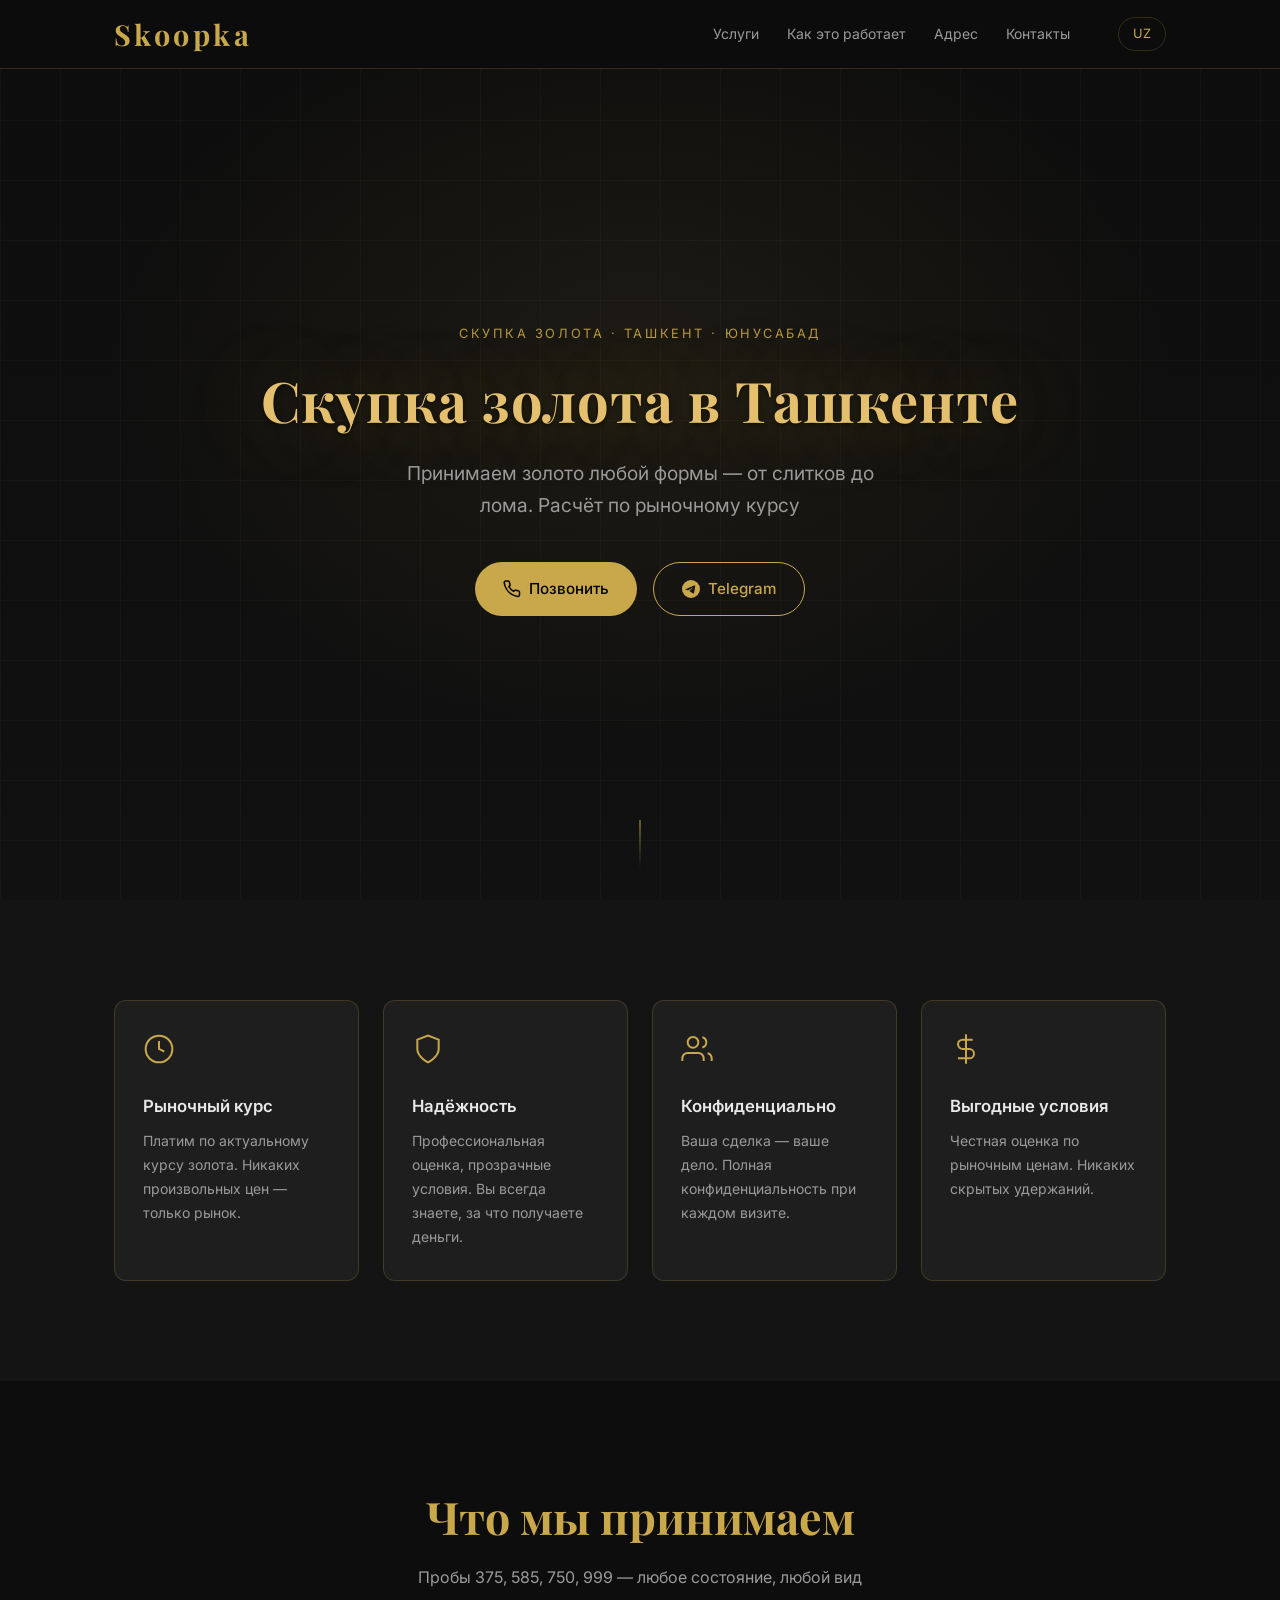
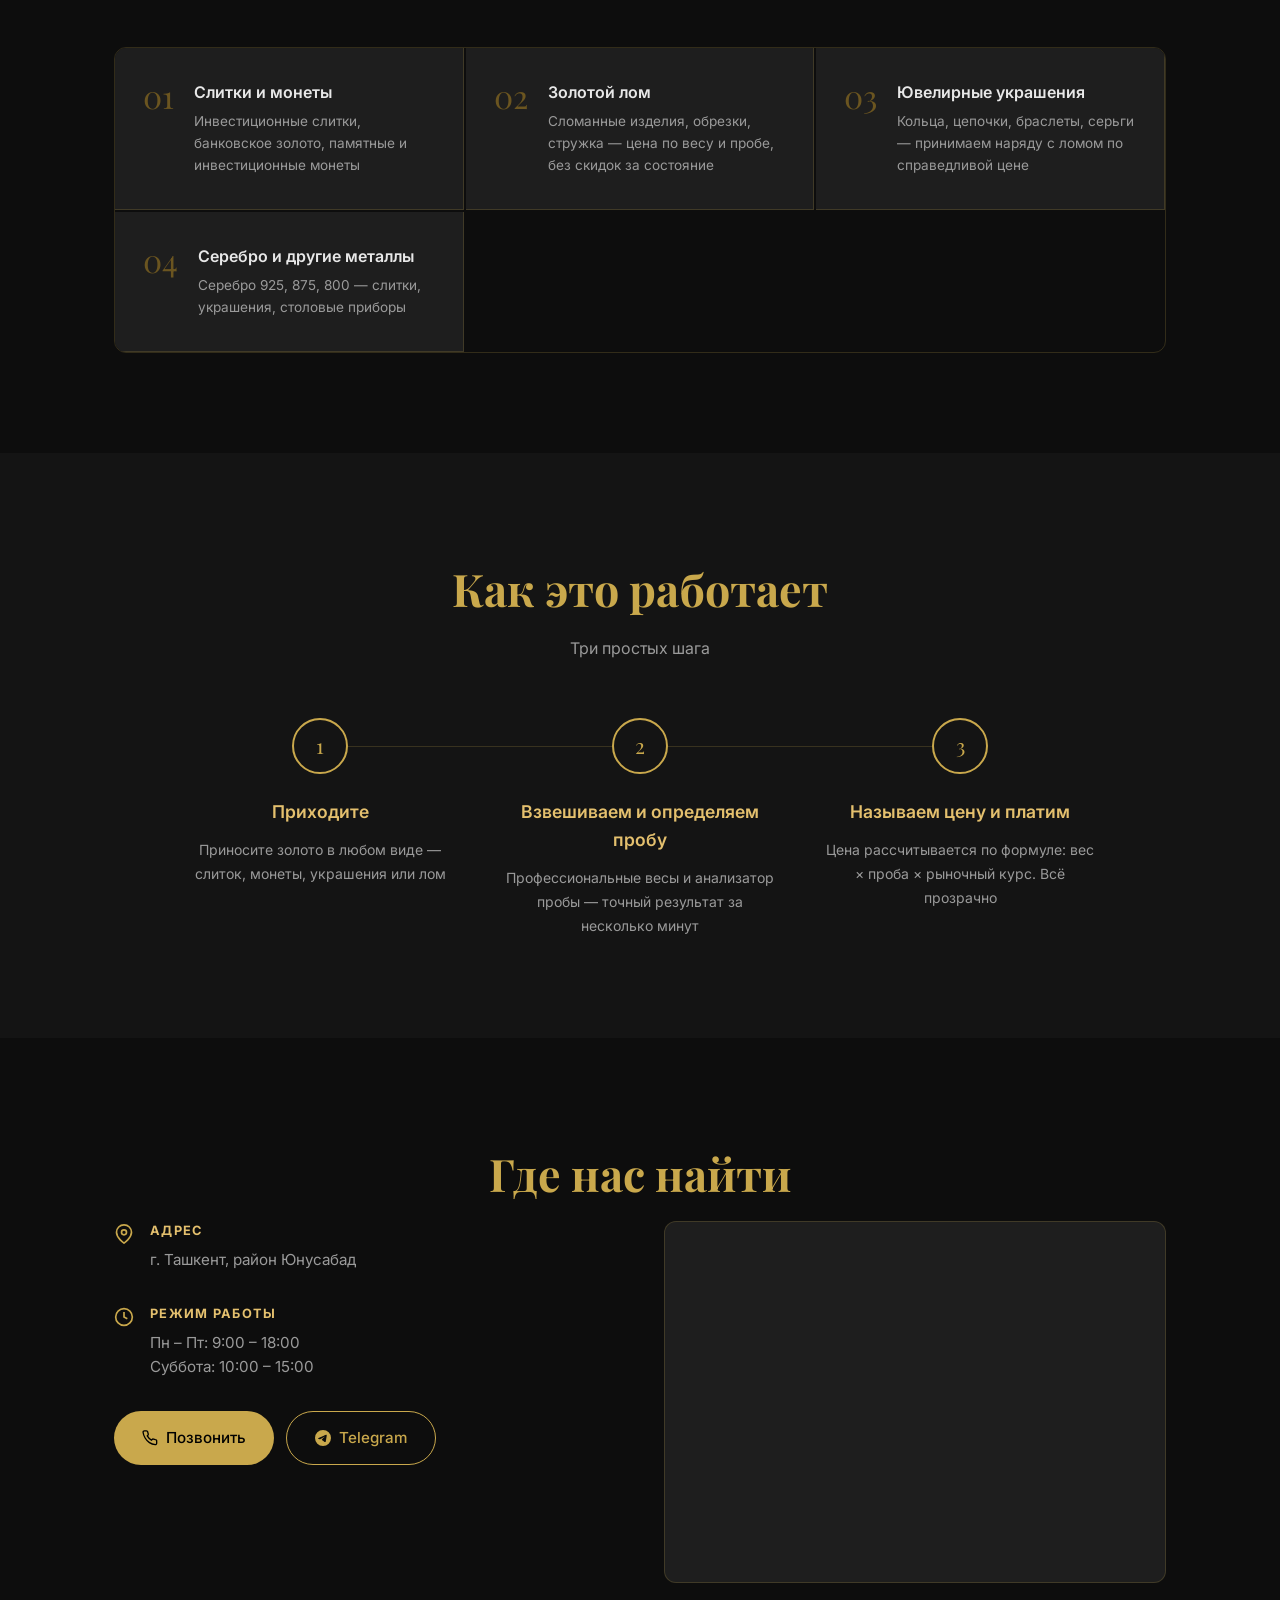
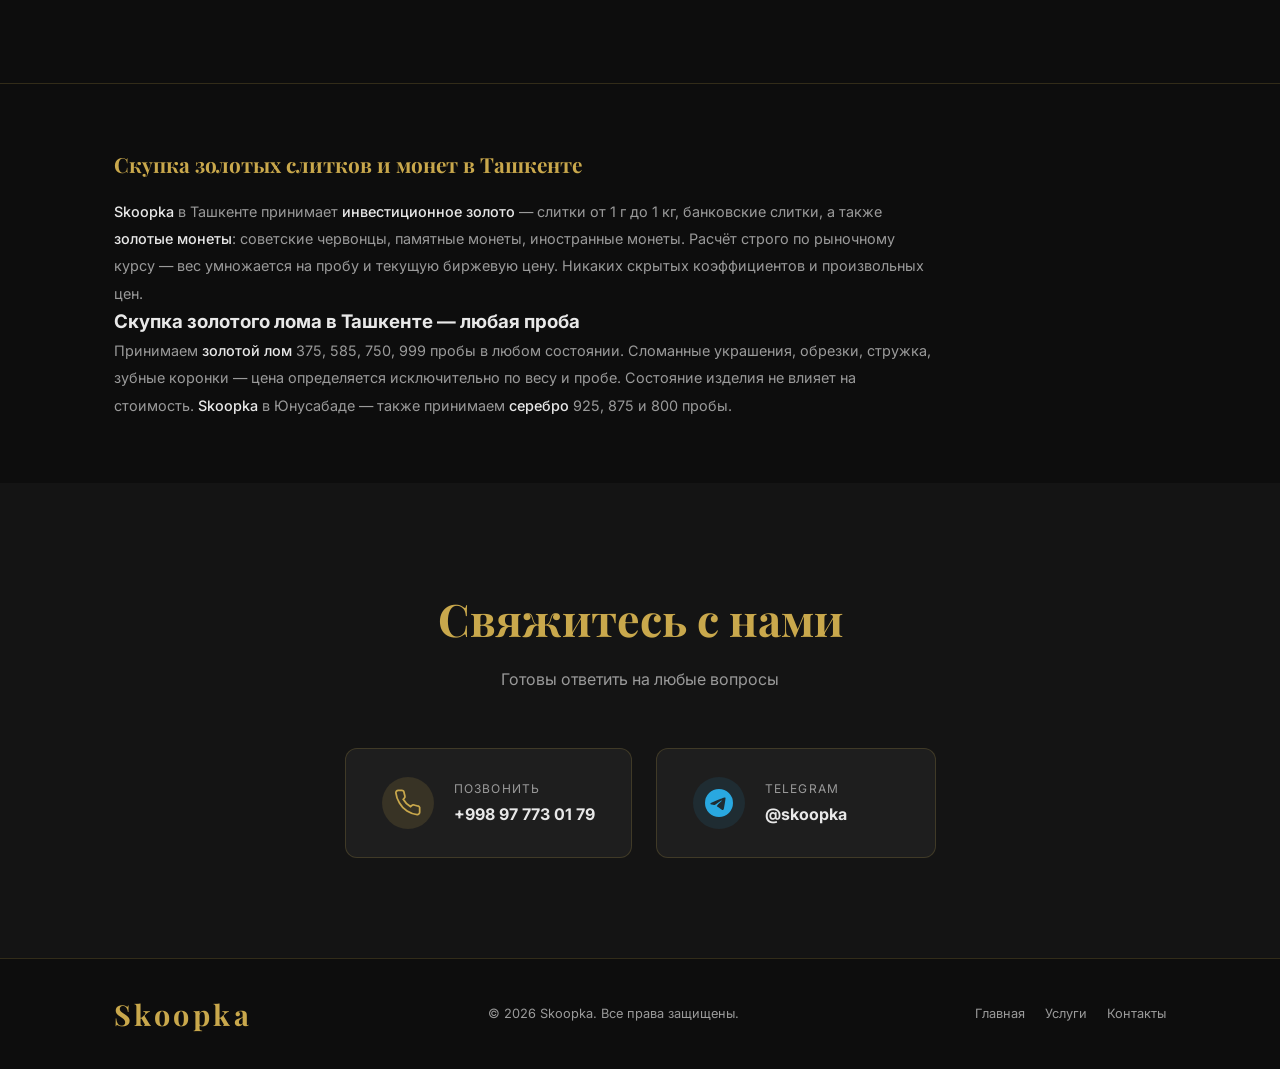
<file: skoopka/index.html>
<!DOCTYPE html>
<html lang="ru">
  <head>
    <meta charset="UTF-8" />
<meta name="viewport" content="width=device-width, initial-scale=1.0" />

    <title>Skoopka — Скупка золота в Ташкенте: слитки, монеты, лом 375–999 | Юнусабад</title>
    <meta
      name="description"
      content="Skoopka — скупка золота любой пробы в Ташкенте. Принимаем инвестиционные слитки, монеты, золотой лом и украшения 375–999 пробы. Оценка по рыночному курсу, расчёт на месте. Тел: +998 97 773 01 79"
    />
    <meta name="robots" content="index, follow" />
    <link rel="canonical" href="https://skoopka.uz/" />
    <link rel="alternate" hreflang="ru" href="https://skoopka.uz/" />
    <link rel="alternate" hreflang="uz" href="https://skoopka.uz/" />
    <link rel="alternate" hreflang="x-default" href="https://skoopka.uz/" />

    <!-- Open Graph -->
    <meta property="og:type" content="website" />
    <meta property="og:url" content="https://skoopka.uz/" />
    <meta property="og:title" content="Skoopka — Скупка золота в Ташкенте" />
    <meta property="og:description" content="Профессиональная скупка золота и ювелирных изделий в Ташкенте, район Юнусабад. Быстрая оценка, расчёт на месте." />
    <meta property="og:image" content="https://skoopka.uz/og-image.jpg" />
    <meta property="og:image:width" content="1200" />
    <meta property="og:image:height" content="630" />
    <meta property="og:locale" content="ru_UZ" />
    <meta property="og:locale:alternate" content="uz_UZ" />

    <!-- Yandex -->
    <meta name="yandex:region" content="Ташкент, Узбекистан, район Юнусабад" />

    <!-- JSON-LD: LocalBusiness -->
    <script type="application/ld+json" id="json-ld-local">
{
  "@context": "https://schema.org",
  "@type": "LocalBusiness",
  "name": "Skoopka",
  "description": "Профессиональная скупка золота и ювелирных изделий в районе Юнусабад, Ташкент",
  "url": "https://skoopka.uz",
  "telephone": "+998977730179",
  "image": "https://skoopka.uz/og-image.jpg",
  "logo": "https://skoopka.uz/favicon.svg",
  "address": {
    "@type": "PostalAddress",
    "addressLocality": "Ташкент",
    "addressRegion": "Юнусабад",
    "addressCountry": "UZ"
  },
  "geo": {
    "@type": "GeoCoordinates",
    "latitude": 41.368603,
    "longitude": 69.294065
  },
  "openingHoursSpecification": [
    {
      "@type": "OpeningHoursSpecification",
      "dayOfWeek": ["Monday","Tuesday","Wednesday","Thursday","Friday"],
      "opens": "09:00",
      "closes": "18:00"
    },
    {
      "@type": "OpeningHoursSpecification",
      "dayOfWeek": ["Saturday"],
      "opens": "10:00",
      "closes": "15:00"
    }
  ],
  "priceRange": "$$",
  "currenciesAccepted": "UZS",
  "paymentAccepted": "Cash",
  "sameAs": ["https://t.me/skoopka"]
}
    </script>

    <!-- Fonts -->
    <link rel="preconnect" href="https://fonts.googleapis.com" />
    <link rel="preconnect" href="https://fonts.gstatic.com" crossorigin />
    <link
      href="https://fonts.googleapis.com/css2?family=Playfair+Display:wght@700&family=Inter:wght@400;500;600&display=swap"
      rel="stylesheet"
      media="print"
      onload="this.media='all'"
    />
    <noscript>
      <link href="https://fonts.googleapis.com/css2?family=Playfair+Display:wght@700&family=Inter:wght@400;500;600&display=swap" rel="stylesheet" />
    </noscript>

    <link rel="icon" href="favicon.svg" type="image/svg+xml" />
    <link rel="stylesheet" href="style.css" />
  </head>

  <body>
    <!-- HEADER -->
    <header class="header">
      <div class="container header__inner">
        <a href="/" class="logo">Skoopka</a>
        <nav class="nav">
          <a href="#services" class="nav__link" data-ru="Услуги" data-uz="Xizmatlar">Услуги</a>
          <a href="#how" class="nav__link" data-ru="Как это работает" data-uz="Qanday ishlaydi">Как это работает</a>
          <a href="#location" class="nav__link" data-ru="Адрес" data-uz="Manzil">Адрес</a>
          <a href="#contact" class="nav__link" data-ru="Контакты" data-uz="Aloqa">Контакты</a>
        </nav>
        <button class="lang-toggle" id="langToggle" aria-label="Сменить язык">
          <span id="langLabel">UZ</span>
        </button>
        <button class="burger" id="burger" aria-label="Меню">
          <span></span><span></span><span></span>
        </button>
      </div>
      <!-- mobile nav -->
      <div class="mobile-nav" id="mobileNav">
        <a href="#services" class="mobile-nav__link" data-ru="Услуги" data-uz="Xizmatlar">Услуги</a>
        <a href="#how" class="mobile-nav__link" data-ru="Как это работает" data-uz="Qanday ishlaydi">Как это работает</a>
        <a href="#location" class="mobile-nav__link" data-ru="Адрес" data-uz="Manzil">Адрес</a>
        <a href="#contact" class="mobile-nav__link" data-ru="Контакты" data-uz="Aloqa">Контакты</a>
      </div>
    </header>

    <main id="main-content">

    <!-- HERO -->
    <section class="hero" id="hero">
      <div class="hero__bg"></div>
      <div class="container hero__content">
        <p class="hero__label" data-ru="Скупка золота · Ташкент · Юнусабад" data-uz="Oltin qabul · Toshkent · Yunusobod">
          Скупка золота · Ташкент · Юнусабад
        </p>
        <h1 class="hero__title" data-ru="Скупка золота в Ташкенте" data-uz="Toshkentda oltin qabul">Скупка золота в Ташкенте</h1>
        <p class="hero__sub" data-ru="Принимаем золото любой формы — от слитков до лома. Расчёт по рыночному курсу" data-uz="Istalgan shaklda oltinni qabul qilamiz — qo'ymadan chiqitgacha. Bozor kursida hisob-kitob">
          Принимаем золото любой формы — от слитков до лома. Расчёт по рыночному курсу
        </p>
        <div class="hero__cta">
          <a href="#" class="btn btn--gold" id="heroPhone">
            <svg width="18" height="18" viewBox="0 0 24 24" fill="none" stroke="currentColor" stroke-width="2"><path d="M22 16.92v3a2 2 0 0 1-2.18 2 19.79 19.79 0 0 1-8.63-3.07A19.5 19.5 0 0 1 4.69 12 19.79 19.79 0 0 1 1.61 3.4 2 2 0 0 1 3.6 1.21h3a2 2 0 0 1 2 1.72c.127.96.361 1.903.7 2.81a2 2 0 0 1-.45 2.11L7.91 8.82a16 16 0 0 0 6.29 6.29l.95-.94a2 2 0 0 1 2.11-.45c.907.339 1.85.573 2.81.7A2 2 0 0 1 22 16.92z"/></svg>
            <span data-ru="Позвонить" data-uz="Qo'ng'iroq qilish">Позвонить</span>
          </a>
          <a href="#" class="btn btn--outline" id="heroTelegram" target="_blank" rel="noopener">
            <svg width="18" height="18" viewBox="0 0 24 24" fill="currentColor"><path d="M11.944 0A12 12 0 0 0 0 12a12 12 0 0 0 12 12 12 12 0 0 0 12-12A12 12 0 0 0 12 0a12 12 0 0 0-.056 0zm4.962 7.224c.1-.002.321.023.465.14a.506.506 0 0 1 .171.325c.016.093.036.306.02.472-.18 1.898-.962 6.502-1.36 8.627-.168.9-.499 1.201-.82 1.23-.696.065-1.225-.46-1.9-.902-1.056-.693-1.653-1.124-2.678-1.8-1.185-.78-.417-1.21.258-1.91.177-.184 3.247-2.977 3.307-3.23.007-.032.014-.15-.056-.212s-.174-.041-.249-.024c-.106.024-1.793 1.14-5.061 3.345-.48.33-.913.49-1.302.48-.428-.008-1.252-.241-1.865-.44-.752-.245-1.349-.374-1.297-.789.027-.216.325-.437.893-.663 3.498-1.524 5.83-2.529 6.998-3.014 3.332-1.386 4.025-1.627 4.476-1.635z"/></svg>
            Telegram
          </a>
        </div>
      </div>
      <div class="hero__scroll">
        <span></span>
      </div>
    </section>

    <!-- ADVANTAGES -->
    <section class="advantages" id="advantages" aria-labelledby="advantages-title">
      <div class="container">
        <h2 id="advantages-title" class="visually-hidden" data-ru="Наши преимущества" data-uz="Bizning afzalliklarimiz">Наши преимущества</h2>
        <div class="advantages__grid">
          <div class="advantage-card">
            <div class="advantage-card__icon">
              <svg width="32" height="32" viewBox="0 0 24 24" fill="none" stroke="currentColor" stroke-width="1.5"><circle cx="12" cy="12" r="10"/><polyline points="12 6 12 12 16 14"/></svg>
            </div>
            <h3 data-ru="Рыночный курс" data-uz="Bozor kursi">Рыночный курс</h3>
            <p data-ru="Платим по актуальному курсу золота. Никаких произвольных цен — только рынок." data-uz="Oltinning joriy kursida to'laymiz. Hech qanday o'zboshimchalik yo'q — faqat bozor.">
              Платим по актуальному курсу золота. Никаких произвольных цен — только рынок.
            </p>
          </div>
          <div class="advantage-card">
            <div class="advantage-card__icon">
              <svg width="32" height="32" viewBox="0 0 24 24" fill="none" stroke="currentColor" stroke-width="1.5"><path d="M12 22s8-4 8-10V5l-8-3-8 3v7c0 6 8 10 8 10z"/></svg>
            </div>
            <h3 data-ru="Надёжность" data-uz="Ishonchlilik">Надёжность</h3>
            <p data-ru="Профессиональная оценка, прозрачные условия. Вы всегда знаете, за что получаете деньги." data-uz="Professional baholash, shaffof shartlar. Siz doim nima uchun pul olayotganingizni bilasiz.">
              Профессиональная оценка, прозрачные условия. Вы всегда знаете, за что получаете деньги.
            </p>
          </div>
          <div class="advantage-card">
            <div class="advantage-card__icon">
              <svg width="32" height="32" viewBox="0 0 24 24" fill="none" stroke="currentColor" stroke-width="1.5"><path d="M17 21v-2a4 4 0 0 0-4-4H5a4 4 0 0 0-4 4v2"/><circle cx="9" cy="7" r="4"/><path d="M23 21v-2a4 4 0 0 0-3-3.87"/><path d="M16 3.13a4 4 0 0 1 0 7.75"/></svg>
            </div>
            <h3 data-ru="Конфиденциально" data-uz="Maxfiylik">Конфиденциально</h3>
            <p data-ru="Ваша сделка — ваше дело. Полная конфиденциальность при каждом визите." data-uz="Sizning bitimingiz — sizning ishingiz. Har bir tashrif chog'ida to'liq maxfiylik.">
              Ваша сделка — ваше дело. Полная конфиденциальность при каждом визите.
            </p>
          </div>
          <div class="advantage-card">
            <div class="advantage-card__icon">
              <svg width="32" height="32" viewBox="0 0 24 24" fill="none" stroke="currentColor" stroke-width="1.5"><line x1="12" y1="1" x2="12" y2="23"/><path d="M17 5H9.5a3.5 3.5 0 0 0 0 7h5a3.5 3.5 0 0 1 0 7H6"/></svg>
            </div>
            <h3 data-ru="Выгодные условия" data-uz="Qulay shartlar">Выгодные условия</h3>
            <p data-ru="Честная оценка по рыночным ценам. Никаких скрытых удержаний." data-uz="Bozor narxlari bo'yicha adolatli baholash. Hech qanday yashirin ushlab qolishlar yo'q.">
              Честная оценка по рыночным ценам. Никаких скрытых удержаний.
            </p>
          </div>
        </div>
      </div>
    </section>

    <!-- SERVICES -->
    <section class="services" id="services">
      <div class="container">
        <h2 class="section-title" data-ru="Что мы принимаем" data-uz="Biz nima qabul qilamiz">Что мы принимаем</h2>
        <p class="section-sub" data-ru="Пробы 375, 585, 750, 999 — любое состояние, любой вид" data-uz="375, 585, 750, 999 namuna — istalgan holat, istalgan tur">
          Пробы 375, 585, 750, 999 — любое состояние, любой вид
        </p>
        <div class="services__grid">
          <div class="service-item">
            <span class="service-item__num" aria-hidden="true">01</span>
            <div>
              <h3 data-ru="Слитки и монеты" data-uz="Qo'yma va tangalar">Слитки и монеты</h3>
              <p data-ru="Инвестиционные слитки, банковское золото, памятные и инвестиционные монеты" data-uz="Investitsion qo'ymalar, bank oltini, yodgorlik va investitsion tangalar">Инвестиционные слитки, банковское золото, памятные и инвестиционные монеты</p>
            </div>
          </div>
          <div class="service-item">
            <span class="service-item__num" aria-hidden="true">02</span>
            <div>
              <h3 data-ru="Золотой лом" data-uz="Oltin chiqit">Золотой лом</h3>
              <p data-ru="Сломанные изделия, обрезки, стружка — цена по весу и пробе, без скидок за состояние" data-uz="Singan buyumlar, qirqimlar, qirindilar — narx og'irlik va namunaga qarab, holati uchun chegirmasiz">Сломанные изделия, обрезки, стружка — цена по весу и пробе, без скидок за состояние</p>
            </div>
          </div>
          <div class="service-item">
            <span class="service-item__num" aria-hidden="true">03</span>
            <div>
              <h3 data-ru="Ювелирные украшения" data-uz="Zargarlik buyumlari">Ювелирные украшения</h3>
              <p data-ru="Кольца, цепочки, браслеты, серьги — принимаем наряду с ломом по справедливой цене" data-uz="Uzuklar, zanjirlar, bilaguzuklar, isirg'alar — adolatli narxda chiqit bilan birga qabul qilamiz">Кольца, цепочки, браслеты, серьги — принимаем наряду с ломом по справедливой цене</p>
            </div>
          </div>
          <div class="service-item">
            <span class="service-item__num" aria-hidden="true">04</span>
            <div>
              <h3 data-ru="Серебро и другие металлы" data-uz="Kumush va boshqa metallar">Серебро и другие металлы</h3>
              <p data-ru="Серебро 925, 875, 800 — слитки, украшения, столовые приборы" data-uz="Kumush 925, 875, 800 — qo'ymalar, zargarlik buyumlari, uy-ro'zg'or buyumlari">Серебро 925, 875, 800 — слитки, украшения, столовые приборы</p>
            </div>
          </div>
        </div>
      </div>
    </section>

    <!-- HOW IT WORKS -->
    <section class="how" id="how">
      <div class="container">
        <h2 class="section-title" data-ru="Как это работает" data-uz="Bu qanday ishlaydi">Как это работает</h2>
        <p class="section-sub" data-ru="Три простых шага" data-uz="Uch oddiy qadam">Три простых шага</p>
        <div class="steps">
          <div class="step">
            <div class="step__circle">1</div>
            <div class="step__line"></div>
            <h3 data-ru="Приходите" data-uz="Kelib tashrif buyuring">Приходите</h3>
            <p data-ru="Приносите золото в любом виде — слиток, монеты, украшения или лом" data-uz="Oltinni istalgan shaklda olib keling — qo'yma, tangalar, zargarlik yoki chiqit">
              Приносите золото в любом виде — слиток, монеты, украшения или лом
            </p>
          </div>
          <div class="step">
            <div class="step__circle">2</div>
            <div class="step__line"></div>
            <h3 data-ru="Взвешиваем и определяем пробу" data-uz="Tortamiz va namunani aniqlaymiz">Взвешиваем и определяем пробу</h3>
            <p data-ru="Профессиональные весы и анализатор пробы — точный результат за несколько минут" data-uz="Professional tarozalar va namuna analizatori — bir necha daqiqada aniq natija">
              Профессиональные весы и анализатор пробы — точный результат за несколько минут
            </p>
          </div>
          <div class="step">
            <div class="step__circle">3</div>
            <h3 data-ru="Называем цену и платим" data-uz="Narx aytamiz va to'laymiz">Называем цену и платим</h3>
            <p data-ru="Цена рассчитывается по формуле: вес × проба × рыночный курс. Всё прозрачно" data-uz="Narx formulasi bo'yicha hisoblanadi: og'irlik × namuna × bozor kursi. Hammasi shaffof">
              Цена рассчитывается по формуле: вес × проба × рыночный курс. Всё прозрачно
            </p>
          </div>
        </div>
      </div>
    </section>

    <!-- LOCATION -->
    <section class="location" id="location">
      <div class="container">
        <h2 class="section-title" data-ru="Где нас найти" data-uz="Bizni qayerda topish mumkin">Где нас найти</h2>
        <div class="location__inner">
          <div class="location__info">
            <div class="location__item">
              <svg width="20" height="20" viewBox="0 0 24 24" fill="none" stroke="currentColor" stroke-width="2"><path d="M21 10c0 7-9 13-9 13s-9-6-9-13a9 9 0 0 1 18 0z"/><circle cx="12" cy="10" r="3"/></svg>
              <div>
                <strong data-ru="Адрес" data-uz="Manzil">Адрес</strong>
                <p id="address" data-ru="г. Ташкент, район Юнусабад" data-uz="Toshkent shahar, Yunusobod tumani">г. Ташкент, район Юнусабад</p>
                <p id="landmark" class="landmark"></p>
              </div>
            </div>
            <div class="location__item">
              <svg width="20" height="20" viewBox="0 0 24 24" fill="none" stroke="currentColor" stroke-width="2"><circle cx="12" cy="12" r="10"/><polyline points="12 6 12 12 16 14"/></svg>
              <div>
                <strong data-ru="Режим работы" data-uz="Ish vaqti">Режим работы</strong>
                <p id="hoursWeekdays"></p>
                <p id="hoursWeekend"></p>
              </div>
            </div>
            <div class="location__actions">
              <a href="#" class="btn btn--gold" id="callBtn">
                <svg width="16" height="16" viewBox="0 0 24 24" fill="none" stroke="currentColor" stroke-width="2"><path d="M22 16.92v3a2 2 0 0 1-2.18 2 19.79 19.79 0 0 1-8.63-3.07A19.5 19.5 0 0 1 4.69 12 19.79 19.79 0 0 1 1.61 3.4 2 2 0 0 1 3.6 1.21h3a2 2 0 0 1 2 1.72c.127.96.361 1.903.7 2.81a2 2 0 0 1-.45 2.11L7.91 8.82a16 16 0 0 0 6.29 6.29l.95-.94a2 2 0 0 1 2.11-.45c.907.339 1.85.573 2.81.7A2 2 0 0 1 22 16.92z"/></svg>
                <span data-ru="Позвонить" data-uz="Qo'ng'iroq">Позвонить</span>
              </a>
              <a href="#" class="btn btn--outline" id="tgBtn" target="_blank" rel="noopener">
                <svg width="16" height="16" viewBox="0 0 24 24" fill="currentColor"><path d="M11.944 0A12 12 0 0 0 0 12a12 12 0 0 0 12 12 12 12 0 0 0 12-12A12 12 0 0 0 12 0a12 12 0 0 0-.056 0zm4.962 7.224c.1-.002.321.023.465.14a.506.506 0 0 1 .171.325c.016.093.036.306.02.472-.18 1.898-.962 6.502-1.36 8.627-.168.9-.499 1.201-.82 1.23-.696.065-1.225-.46-1.9-.902-1.056-.693-1.653-1.124-2.678-1.8-1.185-.78-.417-1.21.258-1.91.177-.184 3.247-2.977 3.307-3.23.007-.032.014-.15-.056-.212s-.174-.041-.249-.024c-.106.024-1.793 1.14-5.061 3.345-.48.33-.913.49-1.302.48-.428-.008-1.252-.241-1.865-.44-.752-.245-1.349-.374-1.297-.789.027-.216.325-.437.893-.663 3.498-1.524 5.83-2.529 6.998-3.014 3.332-1.386 4.025-1.627 4.476-1.635z"/></svg>
                Telegram
              </a>
            </div>
          </div>
          <div class="location__map" id="mapContainer">
            <div class="map-placeholder" id="mapPlaceholder">
              <svg width="40" height="40" viewBox="0 0 24 24" fill="none" stroke="currentColor" stroke-width="1.5"><path d="M21 10c0 7-9 13-9 13s-9-6-9-13a9 9 0 0 1 18 0z"/><circle cx="12" cy="10" r="3"/></svg>
              <p data-ru="Карта появится после указания адреса" data-uz="Manzil ko'rsatilgandan so'ng xarita paydo bo'ladi">Карта появится после указания адреса</p>
            </div>
          </div>
        </div>
      </div>
    </section>

    <!-- SEO TEXT -->
    <section class="seo-text" aria-label="О нас">
      <div class="container">
        <div class="seo-text__block" id="seoTextRu">
          <h2>Скупка золотых слитков и монет в Ташкенте</h2>
          <p>
            <strong>Skoopka</strong> в Ташкенте принимает <strong>инвестиционное золото</strong> — слитки от 1 г до 1 кг,
            банковские слитки, а также <strong>золотые монеты</strong>: советские червонцы, памятные монеты, иностранные монеты.
            Расчёт строго по рыночному курсу — вес умножается на пробу и текущую биржевую цену.
            Никаких скрытых коэффициентов и произвольных цен.
          </p>
          <h3>Скупка золотого лома в Ташкенте — любая проба</h3>
          <p>
            Принимаем <strong>золотой лом</strong> 375, 585, 750, 999 пробы в любом состоянии.
            Сломанные украшения, обрезки, стружка, зубные коронки — цена определяется исключительно по весу и пробе.
            Состояние изделия не влияет на стоимость. <strong>Skoopka</strong> в Юнусабаде —
            также принимаем <strong>серебро</strong> 925, 875 и 800 пробы.
          </p>
        </div>
        <div class="seo-text__block" id="seoTextUz" style="display:none">
          <h2>Toshkentda oltin qo'yma va tangalarni qabul qilish</h2>
          <p>
            <strong>Skoopka</strong> Toshkentda <strong>investitsion oltinni</strong> qabul qiladi —
            1 g dan 1 kg gacha qo'ymalar, bank qo'ymalari, shuningdek <strong>oltin tangalar</strong>:
            sovet chervontslari, yodgorlik tangalar, xorijiy tangalar.
            Hisob-kitob qat'iy bozor kursida — og'irlik namunaga va joriy birja narxiga ko'paytiriladi.
            Hech qanday yashirin koeffitsientlar va o'zboshimcha narxlar yo'q.
          </p>
          <h3>Toshkentda oltin chiqit qabul — istalgan namuna</h3>
          <p>
            375, 585, 750, 999 namunadagi <strong>oltin chiqitni</strong> istalgan holatda qabul qilamiz.
            Singan zargarlik buyumlari, qirqimlar, qirindilar — narx faqat og'irlik va namunaga qarab belgilanadi.
            Buyumning holati qiymatga ta'sir qilmaydi. <strong>Skoopka</strong> Yunusobodda —
            shuningdek 925, 875 va 800 namunadagi <strong>kumushni</strong> ham qabul qilamiz.
          </p>
        </div>
      </div>
    </section>

    <!-- CONTACT -->
    <section class="contact" id="contact">
      <div class="container">
        <h2 class="section-title" data-ru="Свяжитесь с нами" data-uz="Biz bilan bog'laning">Свяжитесь с нами</h2>
        <p class="section-sub" data-ru="Готовы ответить на любые вопросы" data-uz="Har qanday savolga javob berishga tayyormiz">Готовы ответить на любые вопросы</p>
        <div class="contact__cards">
          <a href="#" class="contact-card" id="contactPhone">
            <div class="contact-card__icon">
              <svg width="28" height="28" viewBox="0 0 24 24" fill="none" stroke="currentColor" stroke-width="1.5"><path d="M22 16.92v3a2 2 0 0 1-2.18 2 19.79 19.79 0 0 1-8.63-3.07A19.5 19.5 0 0 1 4.69 12 19.79 19.79 0 0 1 1.61 3.4 2 2 0 0 1 3.6 1.21h3a2 2 0 0 1 2 1.72c.127.96.361 1.903.7 2.81a2 2 0 0 1-.45 2.11L7.91 8.82a16 16 0 0 0 6.29 6.29l.95-.94a2 2 0 0 1 2.11-.45c.907.339 1.85.573 2.81.7A2 2 0 0 1 22 16.92z"/></svg>
            </div>
            <div>
              <span data-ru="Позвонить" data-uz="Qo'ng'iroq">Позвонить</span>
              <strong id="phoneDisplay"></strong>
            </div>
          </a>
          <a href="#" class="contact-card contact-card--tg" id="contactTelegram" target="_blank" rel="noopener">
            <div class="contact-card__icon">
              <svg width="28" height="28" viewBox="0 0 24 24" fill="currentColor"><path d="M11.944 0A12 12 0 0 0 0 12a12 12 0 0 0 12 12 12 12 0 0 0 12-12A12 12 0 0 0 12 0a12 12 0 0 0-.056 0zm4.962 7.224c.1-.002.321.023.465.14a.506.506 0 0 1 .171.325c.016.093.036.306.02.472-.18 1.898-.962 6.502-1.36 8.627-.168.9-.499 1.201-.82 1.23-.696.065-1.225-.46-1.9-.902-1.056-.693-1.653-1.124-2.678-1.8-1.185-.78-.417-1.21.258-1.91.177-.184 3.247-2.977 3.307-3.23.007-.032.014-.15-.056-.212s-.174-.041-.249-.024c-.106.024-1.793 1.14-5.061 3.345-.48.33-.913.49-1.302.48-.428-.008-1.252-.241-1.865-.44-.752-.245-1.349-.374-1.297-.789.027-.216.325-.437.893-.663 3.498-1.524 5.83-2.529 6.998-3.014 3.332-1.386 4.025-1.627 4.476-1.635z"/></svg>
            </div>
            <div>
              <span>Telegram</span>
              <strong id="telegramDisplay"></strong>
            </div>
          </a>
        </div>
      </div>
    </section>

    </main>

    <!-- FOOTER -->
    <footer class="footer">
      <div class="container footer__inner">
        <a href="/" class="logo">Skoopka</a>
        <p class="footer__copy" id="footerCopy"></p>
        <div class="footer__links">
          <a href="#hero" data-ru="Главная" data-uz="Bosh sahifa">Главная</a>
          <a href="#services" data-ru="Услуги" data-uz="Xizmatlar">Услуги</a>
          <a href="#contact" data-ru="Контакты" data-uz="Aloqa">Контакты</a>
        </div>
      </div>
    </footer>

    <!-- Floating CTA (mobile) -->
    <div class="floating-cta">
      <a href="#" class="floating-btn floating-btn--phone" id="floatPhone" aria-label="Позвонить">
        <svg width="22" height="22" viewBox="0 0 24 24" fill="none" stroke="currentColor" stroke-width="2"><path d="M22 16.92v3a2 2 0 0 1-2.18 2 19.79 19.79 0 0 1-8.63-3.07A19.5 19.5 0 0 1 4.69 12 19.79 19.79 0 0 1 1.61 3.4 2 2 0 0 1 3.6 1.21h3a2 2 0 0 1 2 1.72c.127.96.361 1.903.7 2.81a2 2 0 0 1-.45 2.11L7.91 8.82a16 16 0 0 0 6.29 6.29l.95-.94a2 2 0 0 1 2.11-.45c.907.339 1.85.573 2.81.7A2 2 0 0 1 22 16.92z"/></svg>
      </a>
      <a href="#" class="floating-btn floating-btn--tg" id="floatTg" target="_blank" rel="noopener" aria-label="Telegram">
        <svg width="22" height="22" viewBox="0 0 24 24" fill="currentColor"><path d="M11.944 0A12 12 0 0 0 0 12a12 12 0 0 0 12 12 12 12 0 0 0 12-12A12 12 0 0 0 12 0a12 12 0 0 0-.056 0zm4.962 7.224c.1-.002.321.023.465.14a.506.506 0 0 1 .171.325c.016.093.036.306.02.472-.18 1.898-.962 6.502-1.36 8.627-.168.9-.499 1.201-.82 1.23-.696.065-1.225-.46-1.9-.902-1.056-.693-1.653-1.124-2.678-1.8-1.185-.78-.417-1.21.258-1.91.177-.184 3.247-2.977 3.307-3.23.007-.032.014-.15-.056-.212s-.174-.041-.249-.024c-.106.024-1.793 1.14-5.061 3.345-.48.33-.913.49-1.302.48-.428-.008-1.252-.241-1.865-.44-.752-.245-1.349-.374-1.297-.789.027-.216.325-.437.893-.663 3.498-1.524 5.83-2.529 6.998-3.014 3.332-1.386 4.025-1.627 4.476-1.635z"/></svg>
      </a>
    </div>

    <script src="config.js" defer></script>
    <script src="main.js" defer></script>
    <noscript>
      <div class="visually-hidden">Телефон: +998 97 773 01 79 · г. Ташкент, район Юнусабад</div>
    </noscript>
  </body>
</html>
</file>
<file: style.css>
/* ===== VARIABLES ===== */
:root {
  --gold: #c9a84c;
  --gold-light: #e4c06e;
  --gold-dim: rgba(201, 168, 76, 0.15);
  --dark: #0d0d0d;
  --dark-2: #141414;
  --dark-3: #1e1e1e;
  --dark-4: #2a2a2a;
  --text: #e8e8e8;
  --text-muted: #9a9a9a;
  --border: rgba(201, 168, 76, 0.2);
  --radius: 12px;
  --transition: 0.25s ease;
  --header-h: 68px;
}

/* ===== RESET ===== */
*, *::before, *::after { box-sizing: border-box; margin: 0; padding: 0; }
html { scroll-behavior: smooth; font-size: 16px; }
body {
  font-family: 'Inter', sans-serif;
  background: var(--dark);
  color: var(--text);
  line-height: 1.6;
  overflow-x: hidden;
}
a { text-decoration: none; color: inherit; }
img { max-width: 100%; display: block; }
button { cursor: pointer; border: none; background: none; font: inherit; }

/* ===== UTILITIES ===== */
.container {
  width: 100%;
  max-width: 1100px;
  margin: 0 auto;
  padding: 0 24px;
}

.section-title {
  font-family: 'Playfair Display', serif;
  font-size: clamp(2rem, 4vw, 2.8rem);
  color: var(--gold);
  text-align: center;
  margin-bottom: 12px;
}

.section-sub {
  text-align: center;
  color: var(--text-muted);
  margin-bottom: 56px;
  font-size: 1rem;
}

/* ===== ACCESSIBILITY ===== */
.visually-hidden {
  position: absolute;
  width: 1px; height: 1px;
  padding: 0; margin: -1px;
  overflow: hidden;
  clip: rect(0,0,0,0);
  white-space: nowrap;
  border: 0;
}

/* ===== HEADER ===== */
.header {
  position: fixed;
  top: 0; left: 0; right: 0;
  z-index: 100;
  background: rgba(13, 13, 13, 0.9);
  backdrop-filter: blur(12px);
  border-bottom: 1px solid var(--border);
  transition: var(--transition);
}

.header__inner {
  display: flex;
  align-items: center;
  height: var(--header-h);
  gap: 32px;
}

.logo {
  font-family: 'Playfair Display', serif;
  font-size: 1.8rem;
  font-weight: 700;
  color: var(--gold);
  letter-spacing: 0.12em;
  flex-shrink: 0;
}

.nav {
  display: flex;
  gap: 28px;
  margin-left: auto;
}

.nav__link {
  font-size: 0.875rem;
  color: var(--text-muted);
  transition: color var(--transition);
  white-space: nowrap;
}
.nav__link:hover { color: var(--gold); }

.lang-toggle {
  margin-left: 16px;
  padding: 6px 14px;
  border: 1px solid var(--border);
  border-radius: 20px;
  font-size: 0.8rem;
  color: var(--gold);
  transition: var(--transition);
  flex-shrink: 0;
}
.lang-toggle:hover { background: var(--gold-dim); }

.burger {
  display: none;
  flex-direction: column;
  gap: 5px;
  margin-left: 12px;
  flex-shrink: 0;
}
.burger span {
  display: block;
  width: 24px; height: 2px;
  background: var(--text);
  border-radius: 2px;
  transition: var(--transition);
}

.mobile-nav {
  display: none;
  flex-direction: column;
  background: var(--dark-2);
  border-top: 1px solid var(--border);
  padding: 16px 24px;
  gap: 4px;
}
.mobile-nav.open { display: flex; }
.mobile-nav__link {
  padding: 12px 0;
  color: var(--text-muted);
  border-bottom: 1px solid var(--dark-3);
  font-size: 0.95rem;
}
.mobile-nav__link:last-child { border-bottom: none; }

/* ===== BUTTONS ===== */
.btn {
  display: inline-flex;
  align-items: center;
  gap: 8px;
  padding: 14px 28px;
  border-radius: 50px;
  font-size: 0.95rem;
  font-weight: 500;
  transition: var(--transition);
  white-space: nowrap;
}

.btn--gold {
  background: var(--gold);
  color: #000;
}
.btn--gold:hover {
  background: var(--gold-light);
  transform: translateY(-2px);
  box-shadow: 0 8px 24px rgba(201, 168, 76, 0.35);
}

.btn--outline {
  border: 1.5px solid var(--gold);
  color: var(--gold);
}
.btn--outline:hover {
  background: var(--gold-dim);
  transform: translateY(-2px);
}

/* ===== HERO ===== */
.hero {
  position: relative;
  min-height: 100vh;
  display: flex;
  align-items: center;
  overflow: hidden;
}

.hero__bg {
  position: absolute;
  inset: 0;
  background:
    radial-gradient(ellipse 60% 60% at 50% 40%, rgba(201, 168, 76, 0.08) 0%, transparent 70%),
    linear-gradient(180deg, #0d0d0d 0%, #111 100%);
}

.hero__bg::after {
  content: '';
  position: absolute;
  inset: 0;
  background-image:
    linear-gradient(rgba(201,168,76,0.04) 1px, transparent 1px),
    linear-gradient(90deg, rgba(201,168,76,0.04) 1px, transparent 1px);
  background-size: 60px 60px;
}

.hero__content {
  position: relative;
  z-index: 1;
  text-align: center;
  padding: 120px 24px 80px;
}

.hero__label {
  font-size: 0.8rem;
  letter-spacing: 0.2em;
  text-transform: uppercase;
  color: #b89a40;
  margin-bottom: 24px;
}

.hero__title {
  font-family: 'Playfair Display', serif;
  font-size: clamp(5rem, 18vw, 12rem);
  font-weight: 700;
  line-height: 1;
  color: var(--gold-light);
  letter-spacing: 0.05em;
  margin-bottom: 24px;
  text-shadow:
    0 0 80px rgba(201, 168, 76, 0.4),
    0 2px 4px rgba(0, 0, 0, 0.5);
}

.hero__sub {
  font-size: clamp(1rem, 2.5vw, 1.2rem);
  color: var(--text-muted);
  max-width: 480px;
  margin: 0 auto 40px;
  line-height: 1.7;
}

.hero__cta {
  display: flex;
  gap: 16px;
  justify-content: center;
  flex-wrap: wrap;
}

.hero__scroll {
  position: absolute;
  bottom: 32px;
  left: 50%;
  transform: translateX(-50%);
  z-index: 1;
}
.hero__scroll span {
  display: block;
  width: 1px;
  height: 48px;
  background: linear-gradient(to bottom, var(--gold), transparent);
  margin: 0 auto;
  animation: scrollLine 2s ease infinite;
}
@keyframes scrollLine {
  0% { opacity: 0; transform: scaleY(0); transform-origin: top; }
  50% { opacity: 1; transform: scaleY(1); transform-origin: top; }
  100% { opacity: 0; transform: scaleY(1); transform-origin: bottom; }
}

/* ===== ADVANTAGES ===== */
.advantages {
  padding: 100px 0;
  background: var(--dark-2);
}

.advantages__grid {
  display: grid;
  grid-template-columns: repeat(auto-fit, minmax(240px, 1fr));
  gap: 24px;
}

.advantage-card {
  background: var(--dark-3);
  border: 1px solid var(--border);
  border-radius: var(--radius);
  padding: 32px 28px;
  transition: var(--transition);
}
.advantage-card:hover {
  border-color: var(--gold);
  transform: translateY(-4px);
  box-shadow: 0 12px 32px rgba(201, 168, 76, 0.1);
}

.advantage-card__icon {
  color: var(--gold);
  margin-bottom: 20px;
}

.advantage-card h3 {
  font-size: 1.05rem;
  font-weight: 600;
  margin-bottom: 10px;
  color: var(--text);
}

.advantage-card p {
  font-size: 0.875rem;
  color: var(--text-muted);
  line-height: 1.7;
}

/* ===== SERVICES ===== */
.services {
  padding: 100px 0;
  background: var(--dark);
}

.services__grid {
  display: grid;
  grid-template-columns: repeat(auto-fit, minmax(280px, 1fr));
  gap: 2px;
  border: 1px solid var(--border);
  border-radius: var(--radius);
  overflow: hidden;
}

.service-item {
  display: flex;
  gap: 20px;
  padding: 32px 28px;
  background: var(--dark-3);
  border-right: 1px solid var(--border);
  border-bottom: 1px solid var(--border);
  transition: var(--transition);
}
.service-item:hover { background: var(--dark-4); }

.service-item__num {
  font-family: 'Playfair Display', serif;
  font-size: 2rem;
  color: #6b5520;
  line-height: 1;
  flex-shrink: 0;
}

.service-item h3 {
  font-size: 1rem;
  font-weight: 600;
  margin-bottom: 6px;
  color: var(--text);
}

.service-item p {
  font-size: 0.85rem;
  color: var(--text-muted);
}

/* ===== HOW IT WORKS ===== */
.how {
  padding: 100px 0;
  background: var(--dark-2);
}

.steps {
  display: flex;
  gap: 0;
  align-items: flex-start;
  justify-content: center;
}

.step {
  flex: 1;
  max-width: 320px;
  text-align: center;
  padding: 0 24px;
  position: relative;
}

.step__circle {
  width: 56px;
  height: 56px;
  border-radius: 50%;
  border: 2px solid var(--gold);
  display: flex;
  align-items: center;
  justify-content: center;
  font-family: 'Playfair Display', serif;
  font-size: 1.3rem;
  color: var(--gold);
  margin: 0 auto 24px;
  position: relative;
  z-index: 1;
  background: var(--dark-2);
}

.step__line {
  position: absolute;
  top: 28px;
  left: calc(50% + 28px);
  right: calc(-50% + 28px);
  height: 1px;
  background: var(--border);
}

.step h3 {
  font-size: 1.1rem;
  font-weight: 600;
  margin-bottom: 12px;
  color: var(--gold-light);
}

.step p {
  font-size: 0.875rem;
  color: var(--text-muted);
  line-height: 1.7;
}

/* ===== LOCATION ===== */
.location {
  padding: 100px 0;
  background: var(--dark);
}

.location__inner {
  display: grid;
  grid-template-columns: 1fr 1fr;
  gap: 48px;
  align-items: start;
}

.location__item {
  display: flex;
  gap: 16px;
  margin-bottom: 32px;
  color: var(--gold);
}
.location__item svg { flex-shrink: 0; margin-top: 3px; }
.location__item strong {
  display: block;
  color: var(--gold-light);
  font-size: 0.8rem;
  letter-spacing: 0.1em;
  text-transform: uppercase;
  margin-bottom: 6px;
}
.location__item p {
  color: var(--text-muted);
  font-size: 0.95rem;
  line-height: 1.6;
}
.location__item .landmark {
  color: var(--text-muted);
  font-size: 0.85rem;
  opacity: 0.7;
}

.location__actions {
  display: flex;
  gap: 12px;
  flex-wrap: wrap;
  margin-top: 8px;
}

.location__map {
  border-radius: var(--radius);
  overflow: hidden;
  border: 1px solid var(--border);
  min-height: 360px;
  background: var(--dark-3);
}

.location__map iframe {
  width: 100%;
  height: 360px;
  display: block;
  border: none;
  filter: grayscale(30%) invert(90%) hue-rotate(180deg);
}

.map-placeholder {
  width: 100%;
  height: 360px;
  display: flex;
  flex-direction: column;
  align-items: center;
  justify-content: center;
  gap: 16px;
  color: var(--text-muted);
  text-align: center;
  padding: 24px;
}
.map-placeholder svg { color: #5a4520; }
.map-placeholder p { font-size: 0.9rem; color: #6e6e6e; }

/* ===== SEO TEXT ===== */
.seo-text {
  padding: 64px 0;
  background: var(--dark);
  border-top: 1px solid var(--border);
}

.seo-text__block h2 {
  font-family: 'Playfair Display', serif;
  font-size: 1.3rem;
  color: var(--gold);
  margin-bottom: 16px;
}

.seo-text__block p {
  font-size: 0.9rem;
  color: var(--text-muted);
  line-height: 1.9;
  max-width: 820px;
}

.seo-text__block strong {
  color: var(--text);
  font-weight: 500;
}

/* ===== CONTACT ===== */
.contact {
  padding: 100px 0;
  background: var(--dark-2);
}

.contact__cards {
  display: flex;
  gap: 24px;
  justify-content: center;
  flex-wrap: wrap;
}

.contact-card {
  display: flex;
  align-items: center;
  gap: 20px;
  padding: 28px 36px;
  background: var(--dark-3);
  border: 1px solid var(--border);
  border-radius: var(--radius);
  min-width: 280px;
  transition: var(--transition);
}
.contact-card:hover {
  border-color: var(--gold);
  transform: translateY(-3px);
  box-shadow: 0 10px 30px rgba(201, 168, 76, 0.12);
}

.contact-card__icon {
  width: 52px;
  height: 52px;
  border-radius: 50%;
  background: var(--gold-dim);
  display: flex;
  align-items: center;
  justify-content: center;
  color: var(--gold);
  flex-shrink: 0;
}

.contact-card--tg .contact-card__icon { color: #29a8e0; background: rgba(41, 168, 224, 0.1); }

.contact-card span {
  display: block;
  font-size: 0.75rem;
  color: var(--text-muted);
  text-transform: uppercase;
  letter-spacing: 0.1em;
  margin-bottom: 4px;
}

.contact-card strong {
  font-size: 1rem;
  color: var(--text);
}

/* ===== FOOTER ===== */
.footer {
  padding: 32px 0;
  background: var(--dark);
  border-top: 1px solid var(--border);
}

.footer__inner {
  display: flex;
  align-items: center;
  justify-content: space-between;
  gap: 24px;
  flex-wrap: wrap;
}

.footer__copy {
  font-size: 0.8rem;
  color: var(--text-muted);
}

.footer__links {
  display: flex;
  gap: 20px;
}
.footer__links a {
  font-size: 0.8rem;
  color: var(--text-muted);
  transition: color var(--transition);
}
.footer__links a:hover { color: var(--gold); }

/* ===== FLOATING CTA ===== */
.floating-cta {
  display: none;
  position: fixed;
  bottom: 24px;
  right: 20px;
  flex-direction: column;
  gap: 12px;
  z-index: 200;
}

.floating-btn {
  width: 52px;
  height: 52px;
  border-radius: 50%;
  display: flex;
  align-items: center;
  justify-content: center;
  box-shadow: 0 4px 20px rgba(0,0,0,0.4);
  transition: var(--transition);
}
.floating-btn:hover { transform: scale(1.1); }

.floating-btn--phone { background: var(--gold); color: #000; }
.floating-btn--tg { background: #29a8e0; color: #fff; }

/* ===== RESPONSIVE ===== */
@media (max-width: 900px) {
  .nav { display: none; }
  .burger { display: flex; margin-left: auto; }
  .lang-toggle { margin-left: 8px; }

  .steps {
    flex-direction: column;
    align-items: center;
    gap: 40px;
  }
  .step { max-width: 100%; }
  .step__line { display: none; }

  .location__inner { grid-template-columns: 1fr; }

  .floating-cta { display: flex; }
}

@media (max-width: 640px) {
  .advantages { padding: 72px 0; }
  .services { padding: 72px 0; }
  .how { padding: 72px 0; }
  .location { padding: 72px 0; }
  .contact { padding: 72px 0; }

  .hero__cta { flex-direction: column; align-items: center; }
  .btn { width: 100%; max-width: 300px; justify-content: center; }

  .footer__inner { flex-direction: column; text-align: center; }

  .contact-card { min-width: unset; width: 100%; }
  .contact__cards { flex-direction: column; align-items: center; }
}
</file>
<file: eskupka/style.css>
/* ===== VARIABLES ===== */
:root {
  --gold: #c9a84c;
  --gold-light: #e4c06e;
  --gold-dim: rgba(201, 168, 76, 0.15);
  --dark: #0d0d0d;
  --dark-2: #141414;
  --dark-3: #1e1e1e;
  --dark-4: #2a2a2a;
  --text: #e8e8e8;
  --text-muted: #9a9a9a;
  --border: rgba(201, 168, 76, 0.2);
  --radius: 12px;
  --transition: 0.25s ease;
  --header-h: 68px;
}

/* ===== RESET ===== */
*, *::before, *::after { box-sizing: border-box; margin: 0; padding: 0; }
html { scroll-behavior: smooth; font-size: 16px; }
body {
  font-family: 'Inter', sans-serif;
  background: var(--dark);
  color: var(--text);
  line-height: 1.6;
  overflow-x: hidden;
}
a { text-decoration: none; color: inherit; }
img { max-width: 100%; display: block; }
button { cursor: pointer; border: none; background: none; font: inherit; }

/* ===== UTILITIES ===== */
.container {
  width: 100%;
  max-width: 1100px;
  margin: 0 auto;
  padding: 0 24px;
}

.section-title {
  font-family: 'Playfair Display', serif;
  font-size: clamp(2rem, 4vw, 2.8rem);
  color: var(--gold);
  text-align: center;
  margin-bottom: 12px;
}

.section-sub {
  text-align: center;
  color: var(--text-muted);
  margin-bottom: 56px;
  font-size: 1rem;
}

/* ===== ACCESSIBILITY ===== */
.visually-hidden {
  position: absolute;
  width: 1px; height: 1px;
  padding: 0; margin: -1px;
  overflow: hidden;
  clip: rect(0,0,0,0);
  white-space: nowrap;
  border: 0;
}

/* ===== HEADER ===== */
.header {
  position: fixed;
  top: 0; left: 0; right: 0;
  z-index: 100;
  background: rgba(13, 13, 13, 0.9);
  backdrop-filter: blur(12px);
  border-bottom: 1px solid var(--border);
  transition: var(--transition);
}

.header__inner {
  display: flex;
  align-items: center;
  height: var(--header-h);
  gap: 32px;
}

.logo {
  font-family: 'Playfair Display', serif;
  font-size: 1.8rem;
  font-weight: 700;
  color: var(--gold);
  letter-spacing: 0.12em;
  flex-shrink: 0;
}

.nav {
  display: flex;
  gap: 28px;
  margin-left: auto;
}

.nav__link {
  font-size: 0.875rem;
  color: var(--text-muted);
  transition: color var(--transition);
  white-space: nowrap;
}
.nav__link:hover { color: var(--gold); }

.lang-toggle {
  margin-left: 16px;
  padding: 6px 14px;
  border: 1px solid var(--border);
  border-radius: 20px;
  font-size: 0.8rem;
  color: var(--gold);
  transition: var(--transition);
  flex-shrink: 0;
}
.lang-toggle:hover { background: var(--gold-dim); }

.burger {
  display: none;
  flex-direction: column;
  gap: 5px;
  margin-left: 12px;
  flex-shrink: 0;
}
.burger span {
  display: block;
  width: 24px; height: 2px;
  background: var(--text);
  border-radius: 2px;
  transition: var(--transition);
}

.mobile-nav {
  display: none;
  flex-direction: column;
  background: var(--dark-2);
  border-top: 1px solid var(--border);
  padding: 16px 24px;
  gap: 4px;
}
.mobile-nav.open { display: flex; }
.mobile-nav__link {
  padding: 12px 0;
  color: var(--text-muted);
  border-bottom: 1px solid var(--dark-3);
  font-size: 0.95rem;
}
.mobile-nav__link:last-child { border-bottom: none; }

/* ===== BUTTONS ===== */
.btn {
  display: inline-flex;
  align-items: center;
  gap: 8px;
  padding: 14px 28px;
  border-radius: 50px;
  font-size: 0.95rem;
  font-weight: 500;
  transition: var(--transition);
  white-space: nowrap;
}

.btn--gold {
  background: var(--gold);
  color: #000;
}
.btn--gold:hover {
  background: var(--gold-light);
  transform: translateY(-2px);
  box-shadow: 0 8px 24px rgba(201, 168, 76, 0.35);
}

.btn--outline {
  border: 1.5px solid var(--gold);
  color: var(--gold);
}
.btn--outline:hover {
  background: var(--gold-dim);
  transform: translateY(-2px);
}

/* ===== HERO ===== */
.hero {
  position: relative;
  min-height: 100vh;
  display: flex;
  align-items: center;
  overflow: hidden;
}

.hero__bg {
  position: absolute;
  inset: 0;
  background:
    radial-gradient(ellipse 60% 60% at 50% 40%, rgba(201, 168, 76, 0.08) 0%, transparent 70%),
    linear-gradient(180deg, #0d0d0d 0%, #111 100%);
}

.hero__bg::after {
  content: '';
  position: absolute;
  inset: 0;
  background-image:
    linear-gradient(rgba(201,168,76,0.04) 1px, transparent 1px),
    linear-gradient(90deg, rgba(201,168,76,0.04) 1px, transparent 1px);
  background-size: 60px 60px;
}

.hero__content {
  position: relative;
  z-index: 1;
  text-align: center;
  padding: 120px 24px 80px;
}

.hero__label {
  font-size: 0.8rem;
  letter-spacing: 0.2em;
  text-transform: uppercase;
  color: #b89a40;
  margin-bottom: 24px;
}

.hero__title {
  font-family: 'Playfair Display', serif;
  font-size: clamp(2rem, 4.5vw, 3.5rem);
  font-weight: 700;
  line-height: 1.15;
  color: var(--gold-light);
  letter-spacing: 0.02em;
  margin-bottom: 24px;
  text-shadow:
    0 0 80px rgba(201, 168, 76, 0.4),
    0 2px 4px rgba(0, 0, 0, 0.5);
}

.hero__sub {
  font-size: clamp(1rem, 2.5vw, 1.2rem);
  color: var(--text-muted);
  max-width: 480px;
  margin: 0 auto 40px;
  line-height: 1.7;
}

.hero__cta {
  display: flex;
  gap: 16px;
  justify-content: center;
  flex-wrap: wrap;
}

.hero__scroll {
  position: absolute;
  bottom: 32px;
  left: 50%;
  transform: translateX(-50%);
  z-index: 1;
}
.hero__scroll span {
  display: block;
  width: 1px;
  height: 48px;
  background: linear-gradient(to bottom, var(--gold), transparent);
  margin: 0 auto;
  animation: scrollLine 2s ease infinite;
}
@keyframes scrollLine {
  0% { opacity: 0; transform: scaleY(0); transform-origin: top; }
  50% { opacity: 1; transform: scaleY(1); transform-origin: top; }
  100% { opacity: 0; transform: scaleY(1); transform-origin: bottom; }
}

/* ===== ADVANTAGES ===== */
.advantages {
  padding: 100px 0;
  background: var(--dark-2);
}

.advantages__grid {
  display: grid;
  grid-template-columns: repeat(auto-fit, minmax(240px, 1fr));
  gap: 24px;
}

.advantage-card {
  background: var(--dark-3);
  border: 1px solid var(--border);
  border-radius: var(--radius);
  padding: 32px 28px;
  transition: var(--transition);
}
.advantage-card:hover {
  border-color: var(--gold);
  transform: translateY(-4px);
  box-shadow: 0 12px 32px rgba(201, 168, 76, 0.1);
}

.advantage-card__icon {
  color: var(--gold);
  margin-bottom: 20px;
}

.advantage-card h3 {
  font-size: 1.05rem;
  font-weight: 600;
  margin-bottom: 10px;
  color: var(--text);
}

.advantage-card p {
  font-size: 0.875rem;
  color: var(--text-muted);
  line-height: 1.7;
}

/* ===== SERVICES ===== */
.services {
  padding: 100px 0;
  background: var(--dark);
}

.services__grid {
  display: grid;
  grid-template-columns: repeat(auto-fit, minmax(280px, 1fr));
  gap: 2px;
  border: 1px solid var(--border);
  border-radius: var(--radius);
  overflow: hidden;
}

.service-item {
  display: flex;
  gap: 20px;
  padding: 32px 28px;
  background: var(--dark-3);
  border-right: 1px solid var(--border);
  border-bottom: 1px solid var(--border);
  transition: var(--transition);
}
.service-item:hover { background: var(--dark-4); }

.service-item__num {
  font-family: 'Playfair Display', serif;
  font-size: 2rem;
  color: #6b5520;
  line-height: 1;
  flex-shrink: 0;
}

.service-item h3 {
  font-size: 1rem;
  font-weight: 600;
  margin-bottom: 6px;
  color: var(--text);
}

.service-item p {
  font-size: 0.85rem;
  color: var(--text-muted);
}

/* ===== HOW IT WORKS ===== */
.how {
  padding: 100px 0;
  background: var(--dark-2);
}

.steps {
  display: flex;
  gap: 0;
  align-items: flex-start;
  justify-content: center;
}

.step {
  flex: 1;
  max-width: 320px;
  text-align: center;
  padding: 0 24px;
  position: relative;
}

.step__circle {
  width: 56px;
  height: 56px;
  border-radius: 50%;
  border: 2px solid var(--gold);
  display: flex;
  align-items: center;
  justify-content: center;
  font-family: 'Playfair Display', serif;
  font-size: 1.3rem;
  color: var(--gold);
  margin: 0 auto 24px;
  position: relative;
  z-index: 1;
  background: var(--dark-2);
}

.step__line {
  position: absolute;
  top: 28px;
  left: calc(50% + 28px);
  right: calc(-50% + 28px);
  height: 1px;
  background: var(--border);
}

.step h3 {
  font-size: 1.1rem;
  font-weight: 600;
  margin-bottom: 12px;
  color: var(--gold-light);
}

.step p {
  font-size: 0.875rem;
  color: var(--text-muted);
  line-height: 1.7;
}

/* ===== LOCATION ===== */
.location {
  padding: 100px 0;
  background: var(--dark);
}

.location__inner {
  display: grid;
  grid-template-columns: 1fr 1fr;
  gap: 48px;
  align-items: start;
}

.location__item {
  display: flex;
  gap: 16px;
  margin-bottom: 32px;
  color: var(--gold);
}
.location__item svg { flex-shrink: 0; margin-top: 3px; }
.location__item strong {
  display: block;
  color: var(--gold-light);
  font-size: 0.8rem;
  letter-spacing: 0.1em;
  text-transform: uppercase;
  margin-bottom: 6px;
}
.location__item p {
  color: var(--text-muted);
  font-size: 0.95rem;
  line-height: 1.6;
}
.location__item .landmark {
  color: var(--text-muted);
  font-size: 0.85rem;
  opacity: 0.7;
}

.location__actions {
  display: flex;
  gap: 12px;
  flex-wrap: wrap;
  margin-top: 8px;
}

.location__map {
  border-radius: var(--radius);
  overflow: hidden;
  border: 1px solid var(--border);
  min-height: 360px;
  background: var(--dark-3);
}

.location__map iframe {
  width: 100%;
  height: 360px;
  display: block;
  border: none;
  filter: grayscale(30%) invert(90%) hue-rotate(180deg);
}

.map-placeholder {
  width: 100%;
  height: 360px;
  display: flex;
  flex-direction: column;
  align-items: center;
  justify-content: center;
  gap: 16px;
  color: var(--text-muted);
  text-align: center;
  padding: 24px;
}
.map-placeholder svg { color: #5a4520; }
.map-placeholder p { font-size: 0.9rem; color: #6e6e6e; }

/* ===== SEO TEXT ===== */
.seo-text {
  padding: 64px 0;
  background: var(--dark);
  border-top: 1px solid var(--border);
}

.seo-text__block h2 {
  font-family: 'Playfair Display', serif;
  font-size: 1.3rem;
  color: var(--gold);
  margin-bottom: 16px;
}

.seo-text__block p {
  font-size: 0.9rem;
  color: var(--text-muted);
  line-height: 1.9;
  max-width: 820px;
}

.seo-text__block strong {
  color: var(--text);
  font-weight: 500;
}

/* ===== CONTACT ===== */
.contact {
  padding: 100px 0;
  background: var(--dark-2);
}

.contact__cards {
  display: flex;
  gap: 24px;
  justify-content: center;
  flex-wrap: wrap;
}

.contact-card {
  display: flex;
  align-items: center;
  gap: 20px;
  padding: 28px 36px;
  background: var(--dark-3);
  border: 1px solid var(--border);
  border-radius: var(--radius);
  min-width: 280px;
  transition: var(--transition);
}
.contact-card:hover {
  border-color: var(--gold);
  transform: translateY(-3px);
  box-shadow: 0 10px 30px rgba(201, 168, 76, 0.12);
}

.contact-card__icon {
  width: 52px;
  height: 52px;
  border-radius: 50%;
  background: var(--gold-dim);
  display: flex;
  align-items: center;
  justify-content: center;
  color: var(--gold);
  flex-shrink: 0;
}

.contact-card--tg .contact-card__icon { color: #29a8e0; background: rgba(41, 168, 224, 0.1); }

.contact-card span {
  display: block;
  font-size: 0.75rem;
  color: var(--text-muted);
  text-transform: uppercase;
  letter-spacing: 0.1em;
  margin-bottom: 4px;
}

.contact-card strong {
  font-size: 1rem;
  color: var(--text);
}

/* ===== FOOTER ===== */
.footer {
  padding: 32px 0;
  background: var(--dark);
  border-top: 1px solid var(--border);
}

.footer__inner {
  display: flex;
  align-items: center;
  justify-content: space-between;
  gap: 24px;
  flex-wrap: wrap;
}

.footer__copy {
  font-size: 0.8rem;
  color: var(--text-muted);
}

.footer__links {
  display: flex;
  gap: 20px;
}
.footer__links a {
  font-size: 0.8rem;
  color: var(--text-muted);
  transition: color var(--transition);
}
.footer__links a:hover { color: var(--gold); }

/* ===== FLOATING CTA ===== */
.floating-cta {
  display: none;
  position: fixed;
  bottom: 24px;
  right: 20px;
  flex-direction: column;
  gap: 12px;
  z-index: 200;
}

.floating-btn {
  width: 52px;
  height: 52px;
  border-radius: 50%;
  display: flex;
  align-items: center;
  justify-content: center;
  box-shadow: 0 4px 20px rgba(0,0,0,0.4);
  transition: var(--transition);
}
.floating-btn:hover { transform: scale(1.1); }

.floating-btn--phone { background: var(--gold); color: #000; }
.floating-btn--tg { background: #29a8e0; color: #fff; }

/* ===== RESPONSIVE ===== */
@media (max-width: 900px) {
  .nav { display: none; }
  .burger { display: flex; margin-left: auto; }
  .lang-toggle { margin-left: 8px; }

  .steps {
    flex-direction: column;
    align-items: center;
    gap: 40px;
  }
  .step { max-width: 100%; }
  .step__line { display: none; }

  .location__inner { grid-template-columns: 1fr; }

  .floating-cta { display: flex; }
}

@media (max-width: 640px) {
  .advantages { padding: 72px 0; }
  .services { padding: 72px 0; }
  .how { padding: 72px 0; }
  .location { padding: 72px 0; }
  .contact { padding: 72px 0; }

  .hero__cta { flex-direction: column; align-items: center; }
  .btn { width: 100%; max-width: 300px; justify-content: center; }

  .footer__inner { flex-direction: column; text-align: center; }

  .contact-card { min-width: unset; width: 100%; }
  .contact__cards { flex-direction: column; align-items: center; }
}
</file>
<file: skoopka/style.css>
/* ===== VARIABLES ===== */
:root {
  --gold: #c9a84c;
  --gold-light: #e4c06e;
  --gold-dim: rgba(201, 168, 76, 0.15);
  --dark: #0d0d0d;
  --dark-2: #141414;
  --dark-3: #1e1e1e;
  --dark-4: #2a2a2a;
  --text: #e8e8e8;
  --text-muted: #9a9a9a;
  --border: rgba(201, 168, 76, 0.2);
  --radius: 12px;
  --transition: 0.25s ease;
  --header-h: 68px;
}

/* ===== RESET ===== */
*, *::before, *::after { box-sizing: border-box; margin: 0; padding: 0; }
html { scroll-behavior: smooth; font-size: 16px; }
body {
  font-family: 'Inter', sans-serif;
  background: var(--dark);
  color: var(--text);
  line-height: 1.6;
  overflow-x: hidden;
}
a { text-decoration: none; color: inherit; }
img { max-width: 100%; display: block; }
button { cursor: pointer; border: none; background: none; font: inherit; }

/* ===== UTILITIES ===== */
.container {
  width: 100%;
  max-width: 1100px;
  margin: 0 auto;
  padding: 0 24px;
}

.section-title {
  font-family: 'Playfair Display', serif;
  font-size: clamp(2rem, 4vw, 2.8rem);
  color: var(--gold);
  text-align: center;
  margin-bottom: 12px;
}

.section-sub {
  text-align: center;
  color: var(--text-muted);
  margin-bottom: 56px;
  font-size: 1rem;
}

/* ===== ACCESSIBILITY ===== */
.visually-hidden {
  position: absolute;
  width: 1px; height: 1px;
  padding: 0; margin: -1px;
  overflow: hidden;
  clip: rect(0,0,0,0);
  white-space: nowrap;
  border: 0;
}

/* ===== HEADER ===== */
.header {
  position: fixed;
  top: 0; left: 0; right: 0;
  z-index: 100;
  background: rgba(13, 13, 13, 0.9);
  backdrop-filter: blur(12px);
  border-bottom: 1px solid var(--border);
  transition: var(--transition);
}

.header__inner {
  display: flex;
  align-items: center;
  height: var(--header-h);
  gap: 32px;
}

.logo {
  font-family: 'Playfair Display', serif;
  font-size: 1.8rem;
  font-weight: 700;
  color: var(--gold);
  letter-spacing: 0.12em;
  flex-shrink: 0;
}

.nav {
  display: flex;
  gap: 28px;
  margin-left: auto;
}

.nav__link {
  font-size: 0.875rem;
  color: var(--text-muted);
  transition: color var(--transition);
  white-space: nowrap;
}
.nav__link:hover { color: var(--gold); }

.lang-toggle {
  margin-left: 16px;
  padding: 6px 14px;
  border: 1px solid var(--border);
  border-radius: 20px;
  font-size: 0.8rem;
  color: var(--gold);
  transition: var(--transition);
  flex-shrink: 0;
}
.lang-toggle:hover { background: var(--gold-dim); }

.burger {
  display: none;
  flex-direction: column;
  gap: 5px;
  margin-left: 12px;
  flex-shrink: 0;
}
.burger span {
  display: block;
  width: 24px; height: 2px;
  background: var(--text);
  border-radius: 2px;
  transition: var(--transition);
}

.mobile-nav {
  display: none;
  flex-direction: column;
  background: var(--dark-2);
  border-top: 1px solid var(--border);
  padding: 16px 24px;
  gap: 4px;
}
.mobile-nav.open { display: flex; }
.mobile-nav__link {
  padding: 12px 0;
  color: var(--text-muted);
  border-bottom: 1px solid var(--dark-3);
  font-size: 0.95rem;
}
.mobile-nav__link:last-child { border-bottom: none; }

/* ===== BUTTONS ===== */
.btn {
  display: inline-flex;
  align-items: center;
  gap: 8px;
  padding: 14px 28px;
  border-radius: 50px;
  font-size: 0.95rem;
  font-weight: 500;
  transition: var(--transition);
  white-space: nowrap;
}

.btn--gold {
  background: var(--gold);
  color: #000;
}
.btn--gold:hover {
  background: var(--gold-light);
  transform: translateY(-2px);
  box-shadow: 0 8px 24px rgba(201, 168, 76, 0.35);
}

.btn--outline {
  border: 1.5px solid var(--gold);
  color: var(--gold);
}
.btn--outline:hover {
  background: var(--gold-dim);
  transform: translateY(-2px);
}

/* ===== HERO ===== */
.hero {
  position: relative;
  min-height: 100vh;
  display: flex;
  align-items: center;
  overflow: hidden;
}

.hero__bg {
  position: absolute;
  inset: 0;
  background:
    radial-gradient(ellipse 60% 60% at 50% 40%, rgba(201, 168, 76, 0.08) 0%, transparent 70%),
    linear-gradient(180deg, #0d0d0d 0%, #111 100%);
}

.hero__bg::after {
  content: '';
  position: absolute;
  inset: 0;
  background-image:
    linear-gradient(rgba(201,168,76,0.04) 1px, transparent 1px),
    linear-gradient(90deg, rgba(201,168,76,0.04) 1px, transparent 1px);
  background-size: 60px 60px;
}

.hero__content {
  position: relative;
  z-index: 1;
  text-align: center;
  padding: 120px 24px 80px;
}

.hero__label {
  font-size: 0.8rem;
  letter-spacing: 0.2em;
  text-transform: uppercase;
  color: #b89a40;
  margin-bottom: 24px;
}

.hero__title {
  font-family: 'Playfair Display', serif;
  font-size: clamp(2rem, 4.5vw, 3.5rem);
  font-weight: 700;
  line-height: 1.15;
  color: var(--gold-light);
  letter-spacing: 0.02em;
  margin-bottom: 24px;
  text-shadow:
    0 0 80px rgba(201, 168, 76, 0.4),
    0 2px 4px rgba(0, 0, 0, 0.5);
}

.hero__sub {
  font-size: clamp(1rem, 2.5vw, 1.2rem);
  color: var(--text-muted);
  max-width: 480px;
  margin: 0 auto 40px;
  line-height: 1.7;
}

.hero__cta {
  display: flex;
  gap: 16px;
  justify-content: center;
  flex-wrap: wrap;
}

.hero__scroll {
  position: absolute;
  bottom: 32px;
  left: 50%;
  transform: translateX(-50%);
  z-index: 1;
}
.hero__scroll span {
  display: block;
  width: 1px;
  height: 48px;
  background: linear-gradient(to bottom, var(--gold), transparent);
  margin: 0 auto;
  animation: scrollLine 2s ease infinite;
}
@keyframes scrollLine {
  0% { opacity: 0; transform: scaleY(0); transform-origin: top; }
  50% { opacity: 1; transform: scaleY(1); transform-origin: top; }
  100% { opacity: 0; transform: scaleY(1); transform-origin: bottom; }
}

/* ===== ADVANTAGES ===== */
.advantages {
  padding: 100px 0;
  background: var(--dark-2);
}

.advantages__grid {
  display: grid;
  grid-template-columns: repeat(auto-fit, minmax(240px, 1fr));
  gap: 24px;
}

.advantage-card {
  background: var(--dark-3);
  border: 1px solid var(--border);
  border-radius: var(--radius);
  padding: 32px 28px;
  transition: var(--transition);
}
.advantage-card:hover {
  border-color: var(--gold);
  transform: translateY(-4px);
  box-shadow: 0 12px 32px rgba(201, 168, 76, 0.1);
}

.advantage-card__icon {
  color: var(--gold);
  margin-bottom: 20px;
}

.advantage-card h3 {
  font-size: 1.05rem;
  font-weight: 600;
  margin-bottom: 10px;
  color: var(--text);
}

.advantage-card p {
  font-size: 0.875rem;
  color: var(--text-muted);
  line-height: 1.7;
}

/* ===== SERVICES ===== */
.services {
  padding: 100px 0;
  background: var(--dark);
}

.services__grid {
  display: grid;
  grid-template-columns: repeat(auto-fit, minmax(280px, 1fr));
  gap: 2px;
  border: 1px solid var(--border);
  border-radius: var(--radius);
  overflow: hidden;
}

.service-item {
  display: flex;
  gap: 20px;
  padding: 32px 28px;
  background: var(--dark-3);
  border-right: 1px solid var(--border);
  border-bottom: 1px solid var(--border);
  transition: var(--transition);
}
.service-item:hover { background: var(--dark-4); }

.service-item__num {
  font-family: 'Playfair Display', serif;
  font-size: 2rem;
  color: #6b5520;
  line-height: 1;
  flex-shrink: 0;
}

.service-item h3 {
  font-size: 1rem;
  font-weight: 600;
  margin-bottom: 6px;
  color: var(--text);
}

.service-item p {
  font-size: 0.85rem;
  color: var(--text-muted);
}

/* ===== HOW IT WORKS ===== */
.how {
  padding: 100px 0;
  background: var(--dark-2);
}

.steps {
  display: flex;
  gap: 0;
  align-items: flex-start;
  justify-content: center;
}

.step {
  flex: 1;
  max-width: 320px;
  text-align: center;
  padding: 0 24px;
  position: relative;
}

.step__circle {
  width: 56px;
  height: 56px;
  border-radius: 50%;
  border: 2px solid var(--gold);
  display: flex;
  align-items: center;
  justify-content: center;
  font-family: 'Playfair Display', serif;
  font-size: 1.3rem;
  color: var(--gold);
  margin: 0 auto 24px;
  position: relative;
  z-index: 1;
  background: var(--dark-2);
}

.step__line {
  position: absolute;
  top: 28px;
  left: calc(50% + 28px);
  right: calc(-50% + 28px);
  height: 1px;
  background: var(--border);
}

.step h3 {
  font-size: 1.1rem;
  font-weight: 600;
  margin-bottom: 12px;
  color: var(--gold-light);
}

.step p {
  font-size: 0.875rem;
  color: var(--text-muted);
  line-height: 1.7;
}

/* ===== LOCATION ===== */
.location {
  padding: 100px 0;
  background: var(--dark);
}

.location__inner {
  display: grid;
  grid-template-columns: 1fr 1fr;
  gap: 48px;
  align-items: start;
}

.location__item {
  display: flex;
  gap: 16px;
  margin-bottom: 32px;
  color: var(--gold);
}
.location__item svg { flex-shrink: 0; margin-top: 3px; }
.location__item strong {
  display: block;
  color: var(--gold-light);
  font-size: 0.8rem;
  letter-spacing: 0.1em;
  text-transform: uppercase;
  margin-bottom: 6px;
}
.location__item p {
  color: var(--text-muted);
  font-size: 0.95rem;
  line-height: 1.6;
}
.location__item .landmark {
  color: var(--text-muted);
  font-size: 0.85rem;
  opacity: 0.7;
}

.location__actions {
  display: flex;
  gap: 12px;
  flex-wrap: wrap;
  margin-top: 8px;
}

.location__map {
  border-radius: var(--radius);
  overflow: hidden;
  border: 1px solid var(--border);
  min-height: 360px;
  background: var(--dark-3);
}

.location__map iframe {
  width: 100%;
  height: 360px;
  display: block;
  border: none;
  filter: grayscale(30%) invert(90%) hue-rotate(180deg);
}

.map-placeholder {
  width: 100%;
  height: 360px;
  display: flex;
  flex-direction: column;
  align-items: center;
  justify-content: center;
  gap: 16px;
  color: var(--text-muted);
  text-align: center;
  padding: 24px;
}
.map-placeholder svg { color: #5a4520; }
.map-placeholder p { font-size: 0.9rem; color: #6e6e6e; }

/* ===== SEO TEXT ===== */
.seo-text {
  padding: 64px 0;
  background: var(--dark);
  border-top: 1px solid var(--border);
}

.seo-text__block h2 {
  font-family: 'Playfair Display', serif;
  font-size: 1.3rem;
  color: var(--gold);
  margin-bottom: 16px;
}

.seo-text__block p {
  font-size: 0.9rem;
  color: var(--text-muted);
  line-height: 1.9;
  max-width: 820px;
}

.seo-text__block strong {
  color: var(--text);
  font-weight: 500;
}

/* ===== CONTACT ===== */
.contact {
  padding: 100px 0;
  background: var(--dark-2);
}

.contact__cards {
  display: flex;
  gap: 24px;
  justify-content: center;
  flex-wrap: wrap;
}

.contact-card {
  display: flex;
  align-items: center;
  gap: 20px;
  padding: 28px 36px;
  background: var(--dark-3);
  border: 1px solid var(--border);
  border-radius: var(--radius);
  min-width: 280px;
  transition: var(--transition);
}
.contact-card:hover {
  border-color: var(--gold);
  transform: translateY(-3px);
  box-shadow: 0 10px 30px rgba(201, 168, 76, 0.12);
}

.contact-card__icon {
  width: 52px;
  height: 52px;
  border-radius: 50%;
  background: var(--gold-dim);
  display: flex;
  align-items: center;
  justify-content: center;
  color: var(--gold);
  flex-shrink: 0;
}

.contact-card--tg .contact-card__icon { color: #29a8e0; background: rgba(41, 168, 224, 0.1); }

.contact-card span {
  display: block;
  font-size: 0.75rem;
  color: var(--text-muted);
  text-transform: uppercase;
  letter-spacing: 0.1em;
  margin-bottom: 4px;
}

.contact-card strong {
  font-size: 1rem;
  color: var(--text);
}

/* ===== FOOTER ===== */
.footer {
  padding: 32px 0;
  background: var(--dark);
  border-top: 1px solid var(--border);
}

.footer__inner {
  display: flex;
  align-items: center;
  justify-content: space-between;
  gap: 24px;
  flex-wrap: wrap;
}

.footer__copy {
  font-size: 0.8rem;
  color: var(--text-muted);
}

.footer__links {
  display: flex;
  gap: 20px;
}
.footer__links a {
  font-size: 0.8rem;
  color: var(--text-muted);
  transition: color var(--transition);
}
.footer__links a:hover { color: var(--gold); }

/* ===== FLOATING CTA ===== */
.floating-cta {
  display: none;
  position: fixed;
  bottom: 24px;
  right: 20px;
  flex-direction: column;
  gap: 12px;
  z-index: 200;
}

.floating-btn {
  width: 52px;
  height: 52px;
  border-radius: 50%;
  display: flex;
  align-items: center;
  justify-content: center;
  box-shadow: 0 4px 20px rgba(0,0,0,0.4);
  transition: var(--transition);
}
.floating-btn:hover { transform: scale(1.1); }

.floating-btn--phone { background: var(--gold); color: #000; }
.floating-btn--tg { background: #29a8e0; color: #fff; }

/* ===== RESPONSIVE ===== */
@media (max-width: 900px) {
  .nav { display: none; }
  .burger { display: flex; margin-left: auto; }
  .lang-toggle { margin-left: 8px; }

  .steps {
    flex-direction: column;
    align-items: center;
    gap: 40px;
  }
  .step { max-width: 100%; }
  .step__line { display: none; }

  .location__inner { grid-template-columns: 1fr; }

  .floating-cta { display: flex; }
}

@media (max-width: 640px) {
  .advantages { padding: 72px 0; }
  .services { padding: 72px 0; }
  .how { padding: 72px 0; }
  .location { padding: 72px 0; }
  .contact { padding: 72px 0; }

  .hero__cta { flex-direction: column; align-items: center; }
  .btn { width: 100%; max-width: 300px; justify-content: center; }

  .footer__inner { flex-direction: column; text-align: center; }

  .contact-card { min-width: unset; width: 100%; }
  .contact__cards { flex-direction: column; align-items: center; }
}
</file>
